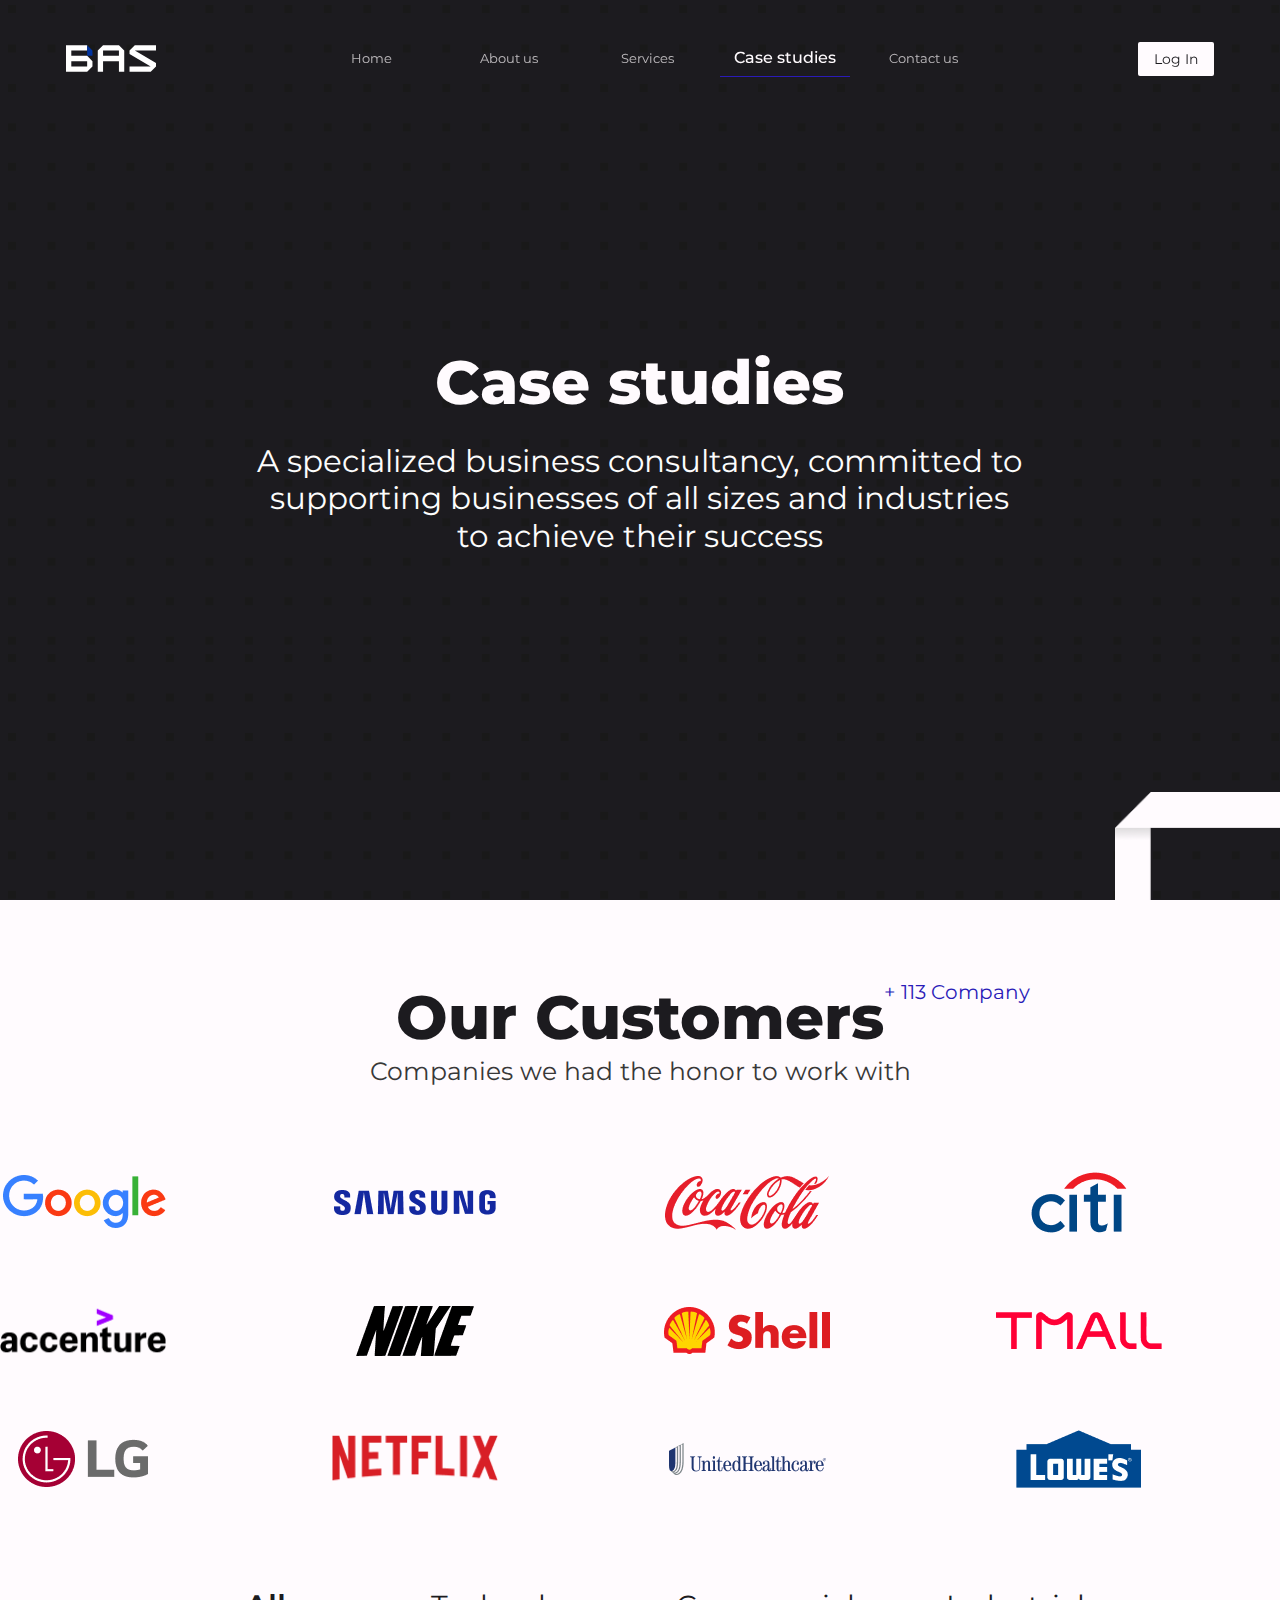
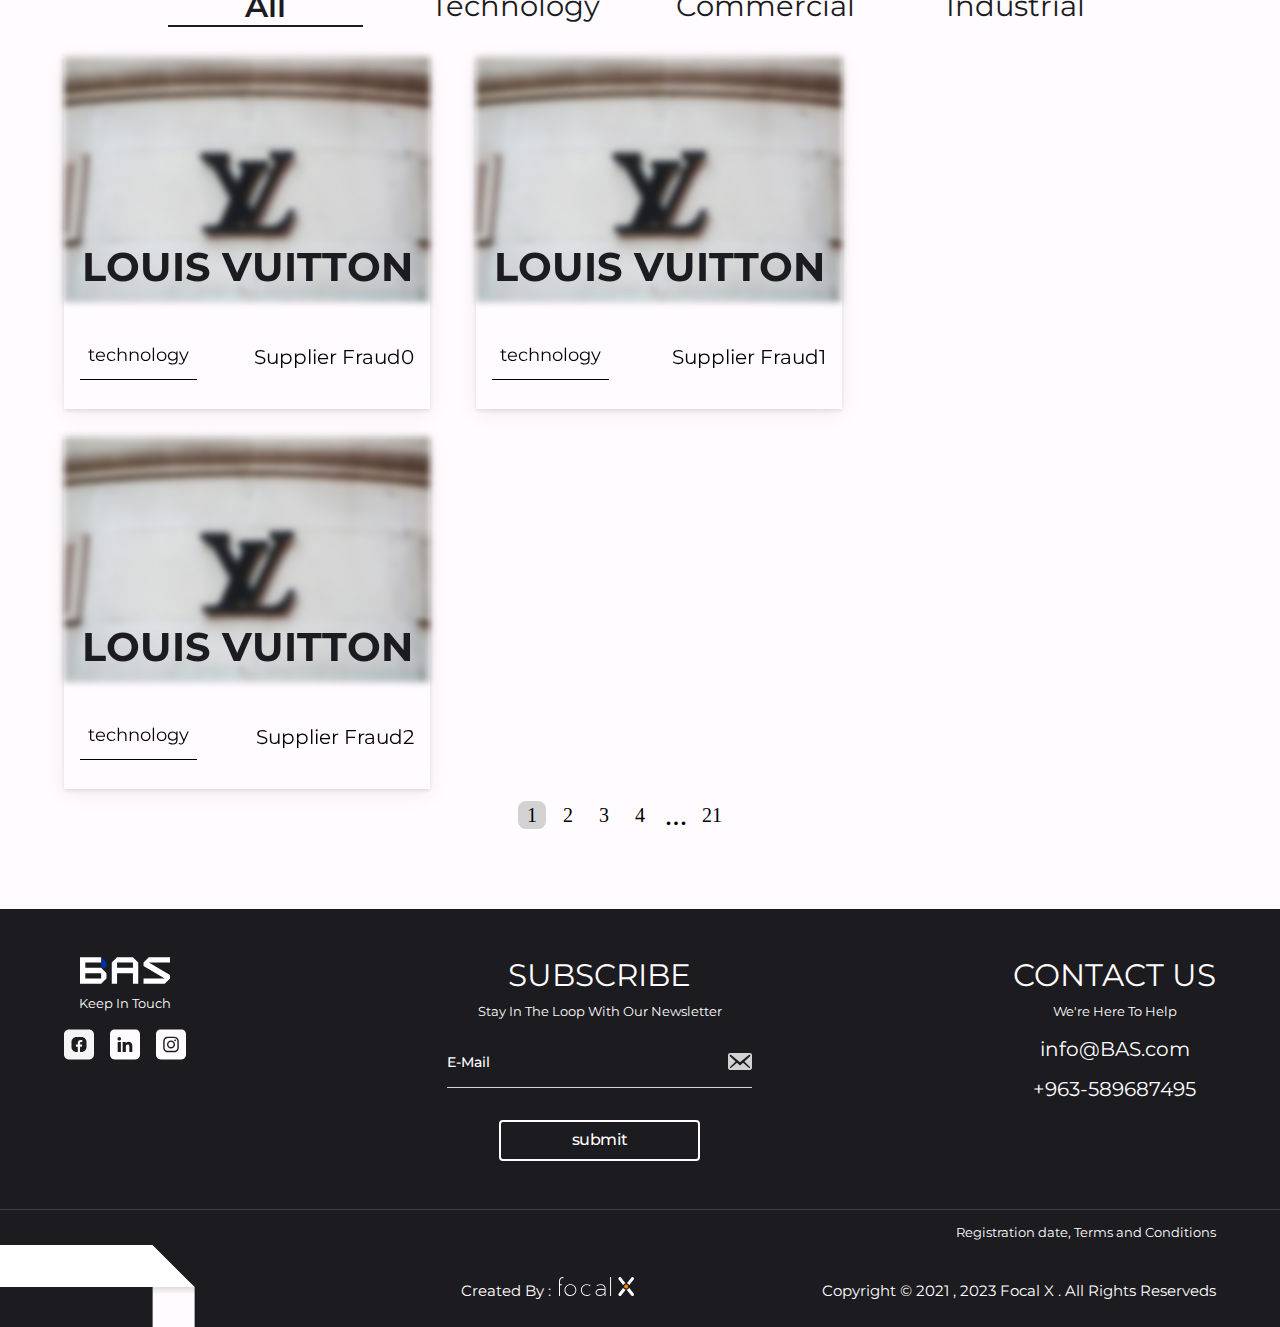
<file: case_studies.html>
<!DOCTYPE html>
<html lang="en">

<head>
  <meta charset="UTF-8">
  <meta name="viewport" content="width=device-width, initial-scale=1.0">

  <link href="https://cdn.jsdelivr.net/npm/bootstrap@5.3.1/dist/css/bootstrap.min.css" rel="stylesheet"
    integrity="sha384-4bw+/aepP/YC94hEpVNVgiZdgIC5+VKNBQNGCHeKRQN+PtmoHDEXuppvnDJzQIu9" crossorigin="anonymous" />

  <link rel="icon" href="./assets/img/logo.svg" type="image/icon type">
  <link rel="stylesheet" href="https://cdnjs.cloudflare.com/ajax/libs/font-awesome/6.4.0/css/all.min.css"
    integrity="sha512-iecdLmaskl7CVkqkXNQ/ZH/XLlvWZOJyj7Yy7tcenmpD1ypASozpmT/E0iPtmFIB46ZmdtAc9eNBvH0H/ZpiBw=="
    crossorigin="anonymous" referrerpolicy="no-referrer" />

  <link rel="stylesheet" href="./assets/css/main.css">
  <link rel="stylesheet" href="./assets/css/style.css">
  <link rel="stylesheet" href="./assets/css/caseStudyHero.css">
  <link rel="stylesheet" href="./assets/css/PartnersSection.css">
  <link rel="stylesheet" href="./assets/css/caseStudySection.css">
  <link rel="stylesheet" href="./assets/css/footer.css">
  <title>BAS</title>
</head>

<body>
  <!-- navBar for larg screen -->
  <div class="header">
    <nav class="rm_navbarLG_container">
      <img src="./assets/img/logo.svg" alt="" class="rm_navbarSM_logo" />
      <ul class="rm_navbarLG_ul">
        <li id="item1" class="rm_navbarLG_ul_li"><a href="index.html">Home</a></li>
        <li id="item2" class="rm_navbarLG_ul_li"><a href="index.html#who-we-are">About us</a></li>
        <li id="item3" class="rm_navbarLG_ul_li"><a href="index.html#FQ-latest-projects">Services</a></li>
        <li id="item4" class="rm_navbarLG_ul_li active"><a href="case_studies.html">Case studies</a></li>
        <li id="item5" class="rm_navbarLG_ul_li"><a href="index.html#section3">Contact us</a></li>
      </ul>
      <a href="login.html"><button class="rm_navbarLG_btn">log in</button></a>
    </nav>
  </div>
  <!-- ************************************************************************************************* -->
  <!-- navBar for small screen -->
  <nav class="navbar rm_navbarSM_container fixed-top">
    <div class="container-fluid">
      <img src="./assets/img/logo.svg" alt="" class="rm_navbarSM_logo" />
      <button class="navbar-toggler rm_navbarSM_btn" type="button" data-bs-toggle="offcanvas"
        data-bs-target="#offcanvasNavbar" aria-controls="offcanvasNavbar" aria-label="Toggle navigation">
        <span class="navbar-toggler-icon"></span>
      </button>
      <div class="offcanvas rm_navbarSM_offcanvas offcanvas-end" tabindex="-1" id="offcanvasNavbar"
        aria-labelledby="offcanvasNavbarLabel">
        <div class="offcanvas-header">
          <img src="./assets/img/logo.svg" alt="" class="rm_navbarSM_logo" />
          <button type="button" class="btn-x" data-bs-dismiss="offcanvas" aria-label="Close">X</button>
        </div>
        <div class="offcanvas-body">
          <ul class="navbar-nav rm_navbarSM_ul">
            <li class="nav-item rm_navbarSM_ul_li">
              <a class="nav-link active2" aria-current="page" href="index.html">Home</a>
            </li>
            <li class="nav-item rm_navbarSM_ul_li">
              <a class="nav-link" href="index.html#who-we-are">About us</a>
            </li>
            <li class="nav-item rm_navbarSM_ul_li">
              <a class="nav-link" href="index.html#FQ-latest-projects">Services</a>
            </li>
            <li class="nav-item rm_navbarSM_ul_li">
              <a class="nav-link" href="case_studies.html">Case studies</a>
            </li>
            <li class="nav-item rm_navbarSM_ul_li">
              <a class="nav-link" href="index.html#section3">Contact us</a>
            </li>
          </ul>
          <div class="rm_navBar_login_group">
            <img src="./assets/img/login.svg" alt="" class="rm_navBar-login" />
            <a href="login.html">
              <p class="rm_navBar_login_text">Log in</p>
            </a>
          </div>
        </div>
      </div>
    </div>
  </nav>

  <!-- Start Hero Section -->
  <div class="JI_caseStudy_hero">
    <div class="JI_caseStudy_hero_intro">
      <h1 class="JI_caseStudy_hero_h1">Case studies</h1>
      <p class="JI_caseStudy_hero_p">A specialized business consultancy, committed to supporting businesses of all sizes
        and industries to achieve their success</p>
      <img class="JI_caseStudy_hero_img" src="./assets/img/heroCourner.png"></img>
    </div>
  </div>
  <!-- End Hero Section -->


  <!-- Start Customers Section -->

  <section class="JI_Partners JI_Customers">
    <div class="JI_main_title">
      <h1 class="JI_main_title_h1">Our Customers</h1>
      <p class="JI_main_title_p">Companies we had the honor to work with</p>
    </div>



    <div class="JI_Partners_slider">

      <div class="JI_Partners_slider_img">
        <img src="./assets/img/google.png" alt="Google logo">
      </div>
      <div class="JI_Partners_slider_img">
        <img src="./assets/img/samsung.png" alt="Samsung logo">
      </div>
      <div class="JI_Partners_slider_img">
        <img src="./assets/img/cocacola.png" alt="Coca-Cola logo">
      </div>
      <div class="JI_Partners_slider_img">
        <img src="./assets/img/citi.png" alt="Citi logo">
      </div>
      <div class="JI_Partners_slider_img">
        <img src="./assets/img/hyundai.png" alt="Hyundai Motor Group logo">
      </div>

      <div class="JI_Partners_slider_img">
        <img src="./assets/img/google.png" alt="Google logo">
      </div>
      <div class="JI_Partners_slider_img">
        <img src="./assets/img/samsung.png" alt="Samsung logo">
      </div>
      <div class="JI_Partners_slider_img">
        <img src="./assets/img/cocacola.png" alt="Coca-Cola logo">
      </div>


      <div class="JI_Partners_slider_img">
        <img src="./assets/img/citi.png" alt="Citi logo">
      </div>
      <div class="JI_Partners_slider_img">
        <img src="./assets/img/hyundai.png" alt="Hyundai Motor Group logo">
      </div>

    </div>



    <div class="JI_Partners_slider">
      <div class="JI_Partners_slider_img">
        <img src="./assets/img/accenture.png" alt="Google logo">
      </div>
      <div class="JI_Partners_slider_img">
        <img src="./assets/img/nike.png" alt="Samsung logo">
      </div>
      <div class="JI_Partners_slider_img">
        <img src="./assets/img/shell.png" alt="Coca-Cola logo">
      </div>
      <div class="JI_Partners_slider_img">
        <img src="./assets/img/tmall.png" alt="Citi logo">
      </div>
      <div class="JI_Partners_slider_img">
        <img src="./assets/img/tiktok.png" alt="Hyundai Motor Group logo">
      </div>

      <div class="JI_Partners_slider_img">
        <img src="./assets/img/accenture.png" alt="Google logo">
      </div>
      <div class="JI_Partners_slider_img">
        <img src="./assets/img/nike.png" alt="Samsung logo">
      </div>
      <div class="JI_Partners_slider_img">
        <img src="./assets/img/shell.png" alt="Coca-Cola logo">
      </div>
      <div class="JI_Partners_slider_img">
        <img src="./assets/img/tmall.png" alt="Citi logo">
      </div>
      <div class="JI_Partners_slider_img">
        <img src="./assets/img/tiktok.png" alt="Hyundai Motor Group logo">
      </div>
    </div>


    <div class="JI_Partners_slider">
      <div class="JI_Partners_slider_img">
        <img src="./assets/img/lg.png" alt="Google logo">
      </div>
      <div class="JI_Partners_slider_img">
        <img src="./assets/img/netflix.png" alt="Samsung logo">
      </div>
      <div class="JI_Partners_slider_img">
        <img src="./assets/img/healthcare.png" alt="Coca-Cola logo">
      </div>
      <div class="JI_Partners_slider_img">
        <img src="./assets/img/lowes.png" alt="Citi logo">
      </div>
      <div class="JI_Partners_slider_img">
        <img src="./assets/img/instagram.png" alt="Hyundai Motor Group logo">
      </div>

      <div class="JI_Partners_slider_img">
        <img src="./assets/img/lg.png" alt="Google logo">
      </div>
      <div class="JI_Partners_slider_img">
        <img src="./assets/img/netflix.png" alt="Samsung logo">
      </div>
      <div class="JI_Partners_slider_img">
        <img src="./assets/img/healthcare.png" alt="Coca-Cola logo">
      </div>
      <div class="JI_Partners_slider_img">
        <img src="./assets/img/lowes.png" alt="Citi logo">
      </div>
      <div class="JI_Partners_slider_img">
        <img src="./assets/img/instagram.png" alt="Hyundai Motor Group logo">
      </div>

    </div>



  </section>
  <!-- End Customers Section -->

  <!-- Start Case Sections -->
  <section class="JI_caseStudy_Section">
    <ul class="JI_caseStudy_Section_categories">
      <li class="JI_caseStudy_Section_categories_first_li">Order By</li>
      <li data-cat="all" class="JI_caseStudy_Section_categories_li active">All</li>
      <li data-cat="technology" class="JI_caseStudy_Section_categories_li">technology</li>
      <li data-cat="commercial" class="JI_caseStudy_Section_categories_li">commercial</li>
      <li data-cat="industrial" class="JI_caseStudy_Section_categories_li">industrial</li>
    </ul>

    <div class="JI_caseStudy_Section_cards_container JI_container">
    </div>


    <div class="JI_caseStudy_Section__indicators">
      <ul class="JI_caseStudy_Section__indicators_ul">
      </ul>
    </div>
  </section>

  <!-- End Case Sections -->


  <!-- Start of footer -->
  <footer>
    <div class="JI_container">

      <div class="JI_footer_box first">
        <div class="JI_footer_box_logo">
          <img src="./assets/img/logo.svg" alt="bas company logo">
        </div>
        <h2 class="JI_footer_box_subtitle">keep in touch</h2>
        <div class="JI_footer_socials">
          <img class="JI_footer_icon" src="./assets/img/facebook.svg" alt="facebook icon">
          <img class="JI_footer_icon" src="./assets/img/linkedin.svg" alt="linkedin icon">
          <img class="JI_footer_icon" src="./assets/img/insta.svg" alt="instagram icon">
        </div>
      </div>

      <div class="JI_footer_box second">
        <h1 class="JI_footer_box_title">SUBSCRIBE</h1>
        <h2 class="JI_footer_box_subtitle">Stay in the loop with our newsletter </h2>
        <form action="" class="JI_footer_form" onsubmit="subscribe(event)">
          <img class="JI_footer_form_mail_icon" src="./assets/img/mail.svg" alt="mail logo">
          <input id="emaill" class="JI_footer_box_email_input" type="email" name="email" placeholder="e-mail">
          <button class="JI_footer_box_submit">submit</button>
        </form>
      </div>

      <div class="JI_footer_box third">
        <h1 class="JI_footer_box_title">contact us</h1>
        <h2 class="JI_footer_box_subtitle">we're here to help</h2>
        <span class="JI_footer_box_for_more">info@BAS.com</span>
        <span class="JI_footer_box_for_more">+963-589687495</span>
      </div>

    </div>
    <div class="JI_footer_end">
      <div class="JI_footer_end_img">
        <img class="JI_footer_end_img_large" src="./assets/img/corner.png" alt="">
        <img class="JI_footer_end_img_mobile" src="./assets/img/flippedcorner.png" alt="">
      </div>
      <p class="JI_footer_end_p">Registration date, Terms and Conditions</p>
    </div>
    <div class="mk-container">
      <div class="logo">
        <span data-tr="footer-End-span">created by : </span>
        <a href="https://focal-x.com/" target="_blank">
          <img src="./assets/img/focal X LOGO.svg" alt="focal X company logo">
        </a>
      </div>
      <p data-tr="footer-End-p" class="Copyright"><span>Copyright &copy; 2021 , 2023 Focal X .</span> <span>All rights reserveds</span></p>
    </div>
  </footer>
  <!-- End of footer -->
  <div class="blur mkblur" style="visibility: hidden;"></div>
  <div id="popUp" class="popUp" style="visibility:hidden;">
    <img src="./assets/img/true.svg" alt="">
    <p class='popUp_text' data-tr="Thank">
      Thank you for trusting us.
    </p>
    <div id="popf">
      <button class="close" id="closePopUp" data-tr="Close">Close</button>
    </div>
  </div>
  <!-- bootstrap -->
  <script src="https://cdn.jsdelivr.net/npm/bootstrap@5.3.1/dist/js/bootstrap.bundle.min.js"
    integrity="sha384-HwwvtgBNo3bZJJLYd8oVXjrBZt8cqVSpeBNS5n7C8IVInixGAoxmnlMuBnhbgrkm"
    crossorigin="anonymous"></script>
  <script src="./assets/js/script.js"></script>
  <script src="./assets/js/caseStudySection.js"></script>
</body>

</html>
</file>
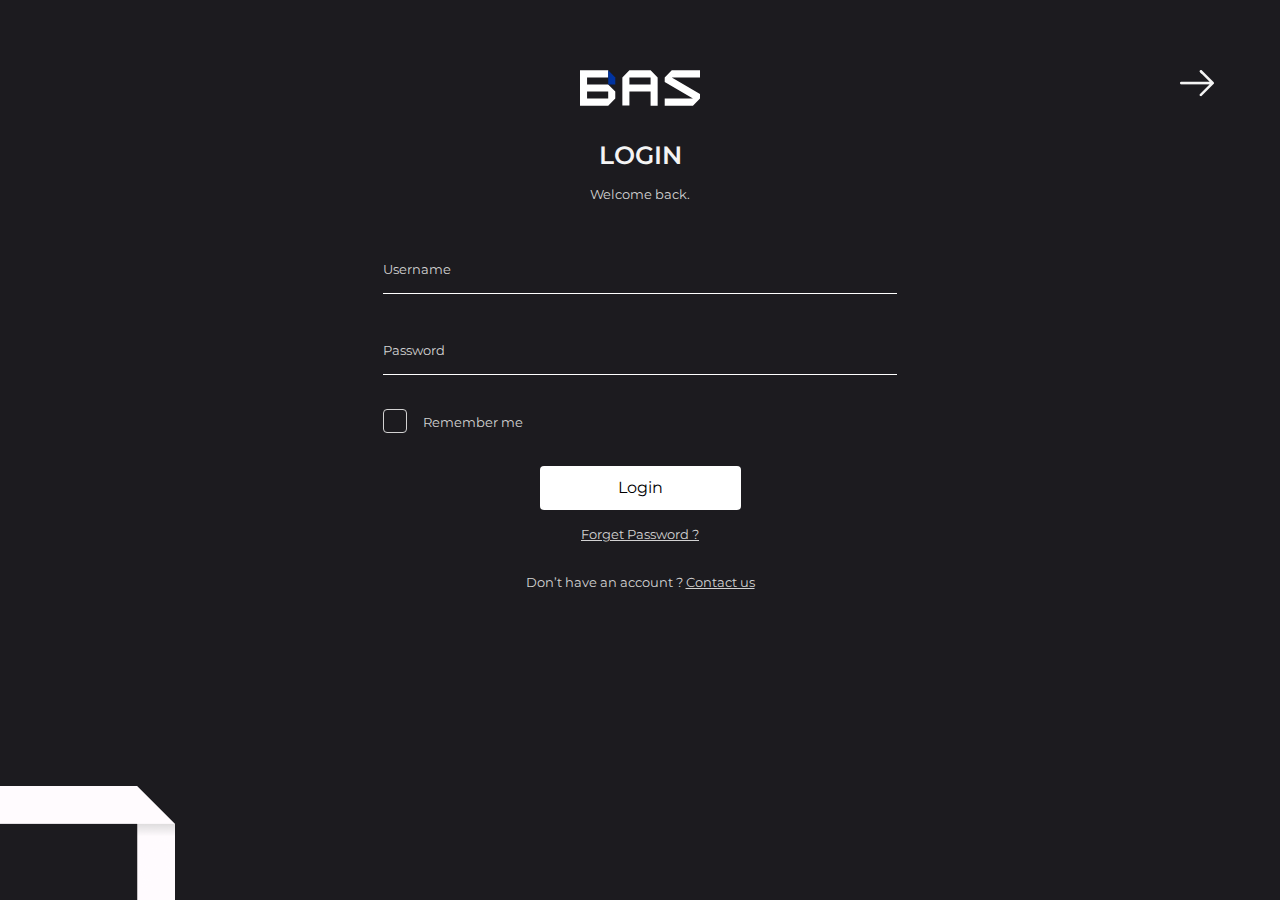
<file: login.html>
<!DOCTYPE html>
<html lang="en">
<head>
    <meta charset="UTF-8">
    <meta name="viewport" content="width=device-width, initial-scale=1.0">
    <link rel="stylesheet" href="./assets/css/login.css">
    <link rel="stylesheet" href="./assets/css/main.css">
    <!-- fonts -->
    <link rel="preconnect" href="https://fonts.googleapis.com" />
    <link rel="preconnect" href="https://fonts.gstatic.com" crossorigin />
    <link
      href="https://fonts.googleapis.com/css2?family=Abril+Fatface&family=Montserrat:wght@500&family=Rubik&family=Sen&family=Tajawal&display=swap"
      rel="stylesheet"
    />
    <link rel="preconnect" href="https://fonts.googleapis.com" />
    <link rel="preconnect" href="https://fonts.gstatic.com" crossorigin />
    <link
      href="https://fonts.googleapis.com/css2?family=Abril+Fatface&family=Montserrat:wght@500;800&family=Rubik&family=Sen&family=Tajawal&display=swap"
      rel="stylesheet"
    />
    <link rel="preconnect" href="https://fonts.googleapis.com" />
    <link rel="preconnect" href="https://fonts.gstatic.com" crossorigin />
    <link
      href="https://fonts.googleapis.com/css2?family=Abril+Fatface&family=Montserrat:ital,wght@0,500;0,800;1,600&family=Rubik&family=Sen&family=Tajawal&display=swap"
      rel="stylesheet"
    />
    <title>Document</title>
</head>
<body>
    <div class="rm_loginContainer ">
        <a href="index.html"><img src="./assets/img/Layer 2.png" class="rm_backIcon" /></a>

        <div class="rm_logCard">
          <img src="./assets/img/logo.svg"  class="rm_logcard_img"/>
          <h5 class="rm_logCard_h5">LOGIN</h5>
          <span class="rm_logCard_span">Welcome back.</span>

          <form onsubmit="login(event)">
            <div class="rm_loginTop">
              <input id="email" type="email" placeholder="Username" name="email" />
              <input  id="pass" type="password" placeholder="Password" name="password" />
            </div>

            <div class="rm_loginBottom">
              <label class="rm_containerr">
                <p>Remember me</p>
                <input id="chec" type="checkbox"  />
                <span class="rm_checkmark"></span>
              </label>

              <div class="rm_loginBtn">
                <button type="submit">Login</button>
                <a href=""  class="rm_text-white"> Forget Password ? </a>
              </div>
            </div>
          </form>

          <span class="rm_account">
            Don’t have an account ?
            <a href="index.html#section3">Contact us</a>
          </span>
        </div>
        <img src="./assets/img/curner.png" class="rm_imgDown d-flex " />
        <img src="./assets/img/botomleft-FQ.png" class="rm_d-none rm_imgDownMob" />
      </div> 
    <script src="./assets/js/login.js"></script>
</body>
</html>
</file>
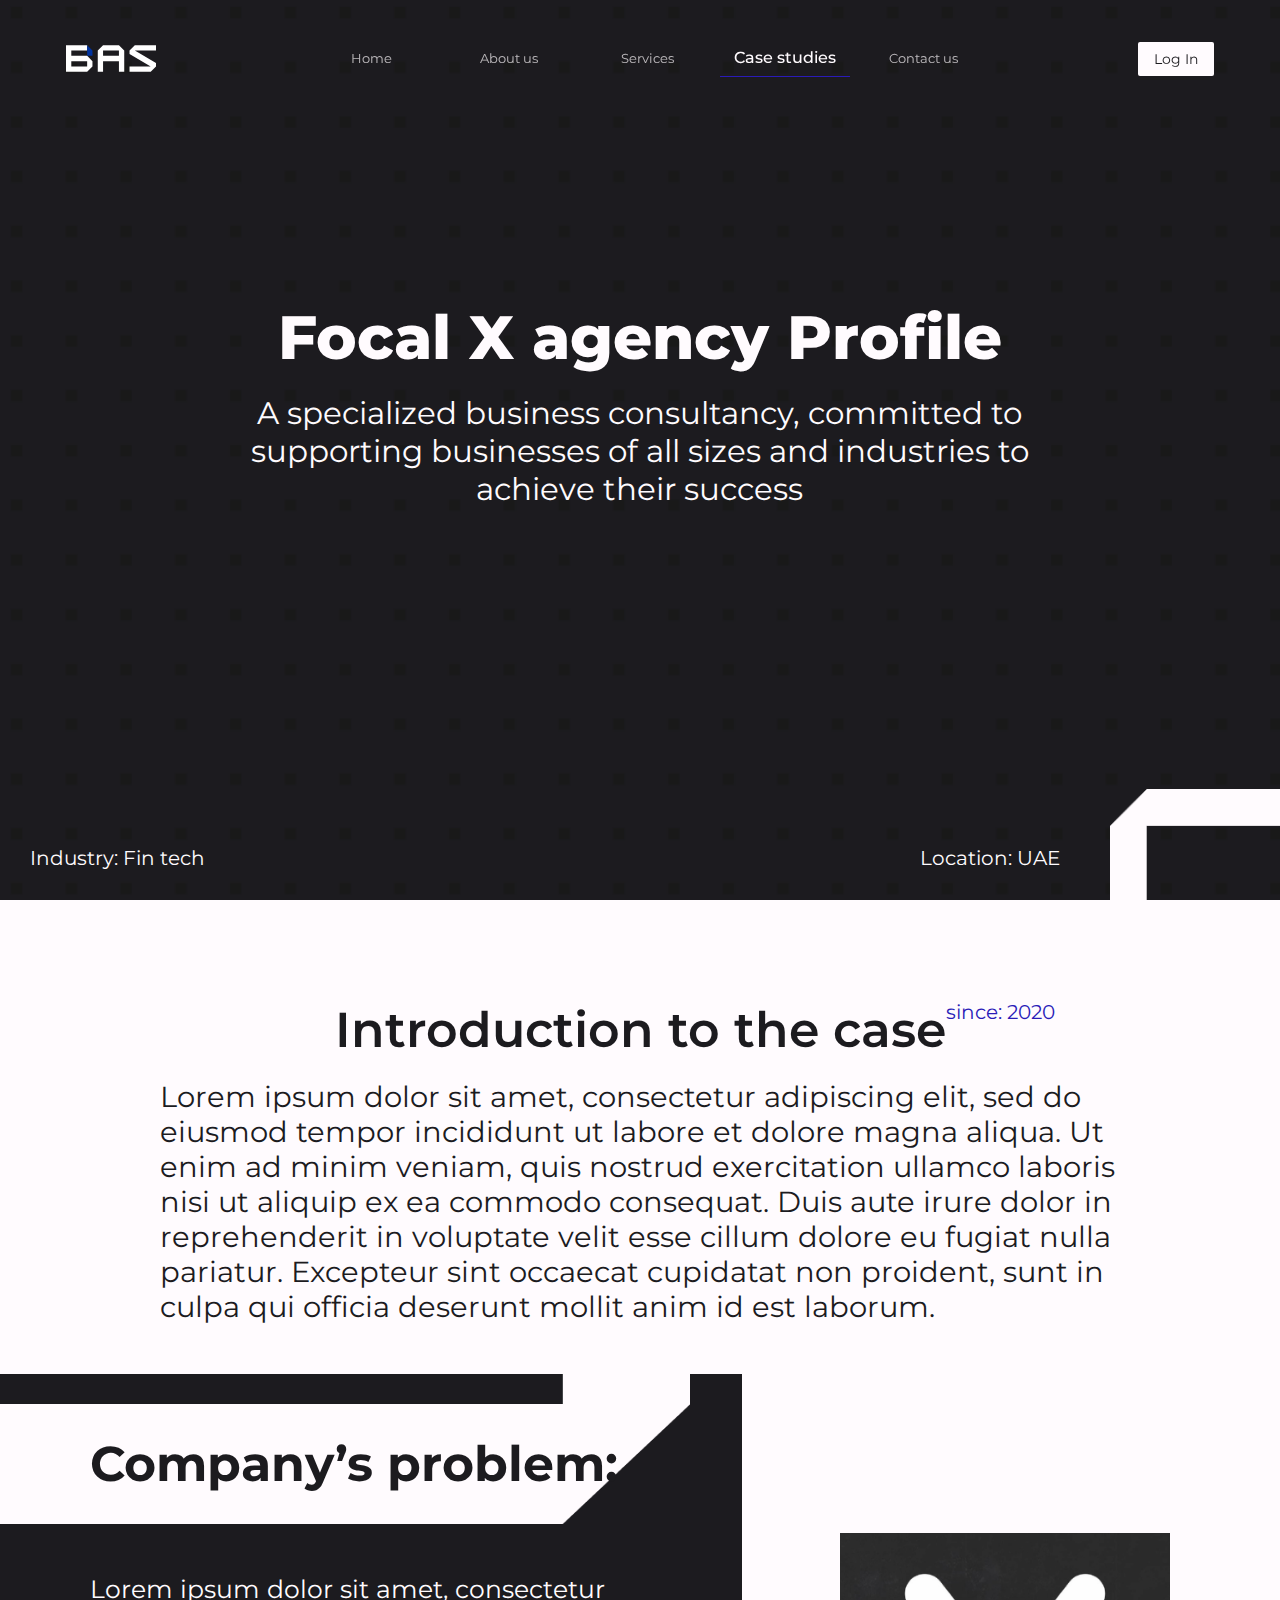
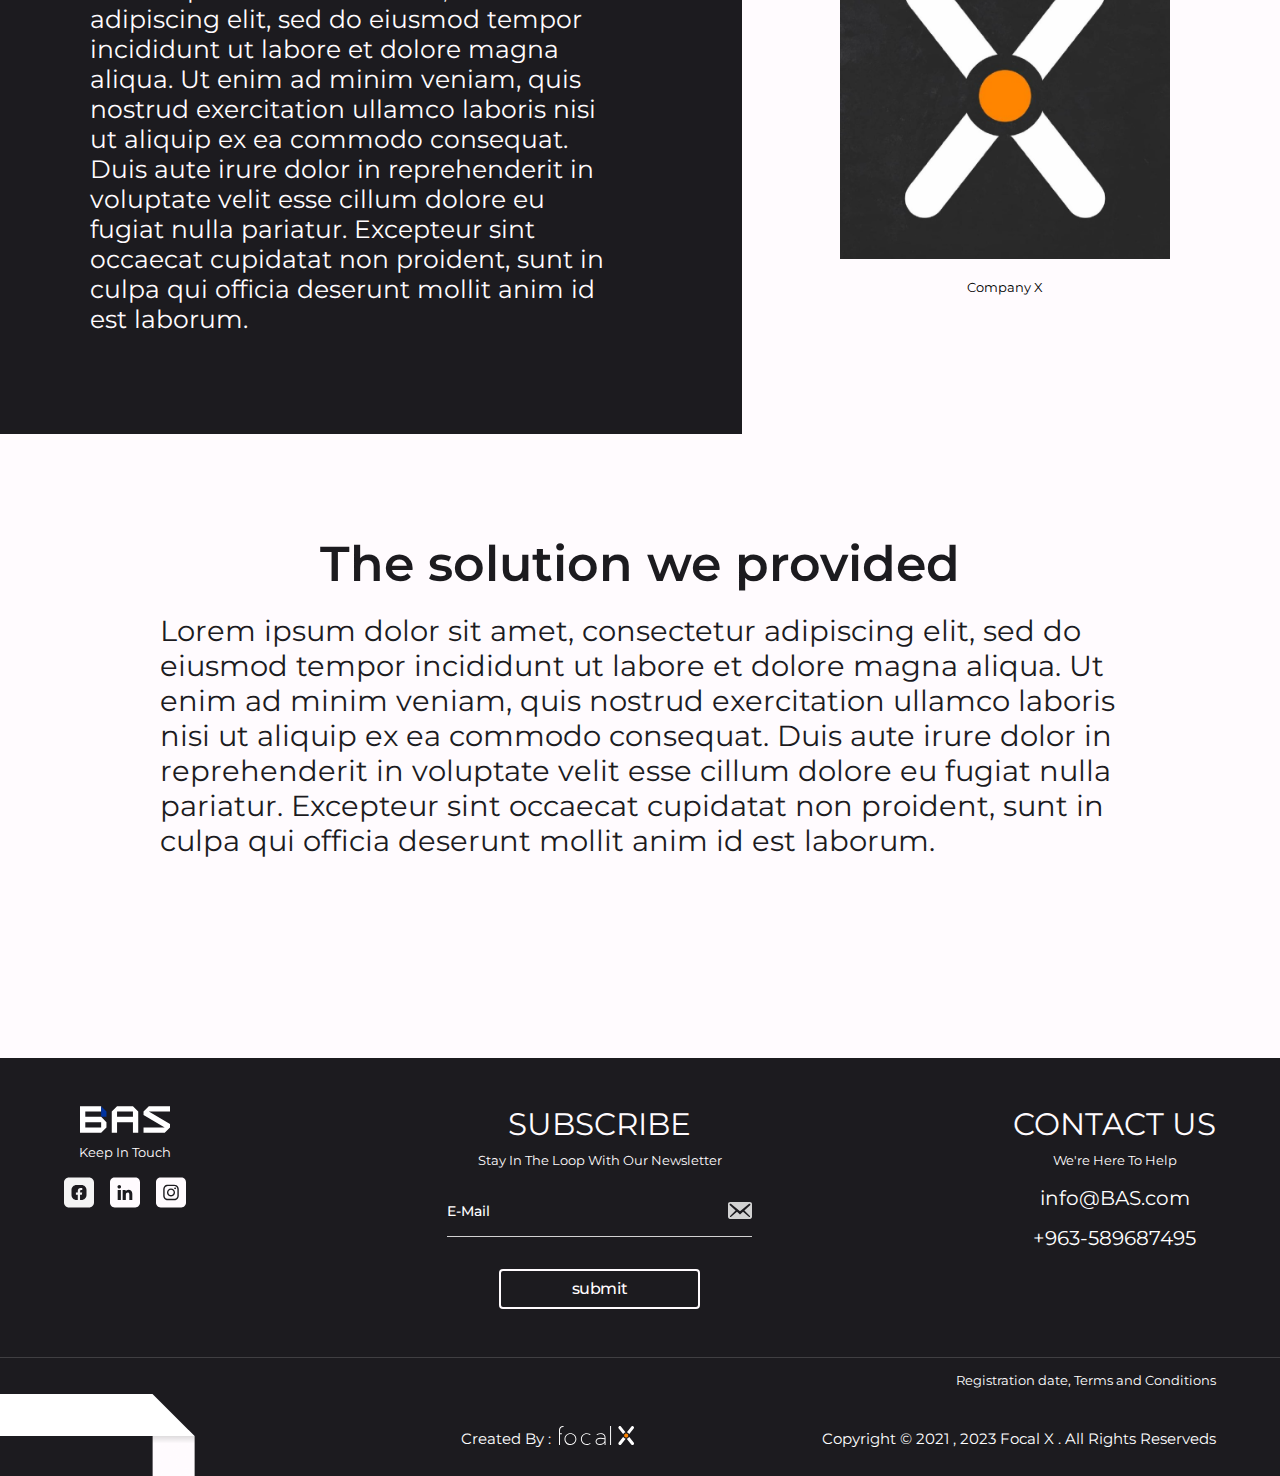
<file: profile.html>
<!DOCTYPE html>
<html lang="en">

<head>
  <meta charset="UTF-8">
  <meta name="viewport" content="width=device-width, initial-scale=1.0">
  <link rel="stylesheet" href="./assets/css/profileStyle.css">
  <link rel="stylesheet" href="./assets/css/main.css">
  <link rel="stylesheet" href="./assets/css/style.css">
  <link rel="stylesheet" href="./assets/css/footer.css">
  <link href="https://cdn.jsdelivr.net/npm/bootstrap@5.3.1/dist/css/bootstrap.min.css" rel="stylesheet"
    integrity="sha384-4bw+/aepP/YC94hEpVNVgiZdgIC5+VKNBQNGCHeKRQN+PtmoHDEXuppvnDJzQIu9" crossorigin="anonymous" />
  <title>Document</title>
</head>

<body>
  <!-- navBar for larg screen -->
  <div class="header">
    <nav class="rm_navbarLG_container">
      <img src="./assets/img/logo.svg" alt="" class="rm_navbarSM_logo" />
      <ul class="rm_navbarLG_ul">
        <li id="item1" class="rm_navbarLG_ul_li"><a href="index.html">Home</a></li>
        <li id="item2" class="rm_navbarLG_ul_li"><a href="index.html#who-we-are">About us</a></li>
        <li id="item3" class="rm_navbarLG_ul_li"><a href="index.html#FQ-latest-projects">Services</a></li>
        <li id="item4" class="rm_navbarLG_ul_li active"><a href="case_studies.html">Case studies</a></li>
        <li id="item5" class="rm_navbarLG_ul_li"><a href="index.html#section3">Contact us</a></li>
      </ul>
      <a href="login.html"><button class="rm_navbarLG_btn">log in</button></a>
    </nav>
  </div>
  <!-- ************************************************************************************************* -->
  <!-- navBar for small screen -->
  <nav class="navbar rm_navbarSM_container fixed-top">
    <div class="container-fluid">
      <img src="./assets/img/logo.svg" alt="" class="rm_navbarSM_logo" />
      <button class="navbar-toggler rm_navbarSM_btn" type="button" data-bs-toggle="offcanvas"
        data-bs-target="#offcanvasNavbar" aria-controls="offcanvasNavbar" aria-label="Toggle navigation">
        <span class="navbar-toggler-icon"></span>
      </button>
      <div class="offcanvas rm_navbarSM_offcanvas offcanvas-end" tabindex="-1" id="offcanvasNavbar"
        aria-labelledby="offcanvasNavbarLabel">
        <div class="offcanvas-header">
          <img src="./assets/img/logo.svg" alt="" class="rm_navbarSM_logo" />
          <button type="button" class="btn-x" data-bs-dismiss="offcanvas" aria-label="Close">X</button>
        </div>
        <div class="offcanvas-body">
          <ul class="navbar-nav rm_navbarSM_ul">
            <li class="nav-item rm_navbarSM_ul_li">
              <a class="nav-link active2" aria-current="page" href="index.html">Home</a>
            </li>
            <li class="nav-item rm_navbarSM_ul_li">
              <a class="nav-link" href="index.html#who-we-are">About us</a>
            </li>
            <li class="nav-item rm_navbarSM_ul_li">
              <a class="nav-link" href="index.html#FQ-latest-projects">Services</a>
            </li>
            <li class="nav-item rm_navbarSM_ul_li">
              <a class="nav-link" href="case_studies.html">Case studies</a>
            </li>
            <li class="nav-item rm_navbarSM_ul_li">
              <a class="nav-link" href="index.html#section3">Contact us</a>
            </li>
          </ul>
          <div class="rm_navBar_login_group">
            <img src="./assets/img/login.svg" alt="" class="rm_navBar-login" />
            <a href="login.html">
              <p class="rm_navBar_login_text">Log in</p>
            </a>
          </div>
        </div>
      </div>
    </div>
  </nav>

  <section class="FQ-hero-profile">
    <div class="FQ-profile-title">
      <h1>Focal X agency Profile</h1>
      <p>A specialized business consultancy, committed to supporting businesses of all sizes and industries to achieve
        their success</p>
    </div>
    <div class="FQ-bottom-hero">
      <span class="left-side-fq">Industry:
        Fin tech</span>
      <span class="right-side-fq">Location:
        UAE</span>
    </div>
    <div class="FQ-bottom-right-hero-profile">
      <img src="./assets/img/botomleft-FQ.png" alt="victor-icon">
    </div>
  </section>
  <section class="FQ-profile-caseSolution">
    <div class="FQ-introduction">
      <h2>
        Introduction to the case
      </h2>
      <p>
        Lorem ipsum dolor sit amet, consectetur adipiscing elit, sed do eiusmod tempor incididunt ut labore et dolore
        magna aliqua. Ut enim ad minim veniam, quis nostrud exercitation ullamco laboris nisi ut aliquip ex ea commodo
        consequat. Duis aute irure dolor in reprehenderit in voluptate velit esse cillum dolore eu fugiat nulla
        pariatur. Excepteur sint occaecat cupidatat non proident, sunt in culpa qui officia deserunt mollit anim id est
        laborum.
      </p>
    </div>
    <div class="FQ-introduction-photo">
      <div class="FQ-box-left-bottom">
        <img src="./assets/img/Vector.png" alt="Vector-icon">
        <h3>Company’s problem:</h3>
        <p>Lorem ipsum dolor sit amet, consectetur adipiscing elit, sed do eiusmod tempor incididunt ut labore et dolore
          magna aliqua. Ut enim ad minim veniam, quis nostrud exercitation ullamco laboris nisi ut aliquip ex ea commodo
          consequat. Duis aute irure dolor in reprehenderit in voluptate velit esse cillum dolore eu fugiat nulla
          pariatur. Excepteur sint occaecat cupidatat non proident, sunt in culpa qui officia deserunt mollit anim id
          est laborum.</p>
      </div>
      <div class="FQ-photo-right-top">
        <img src="./assets/img/focal-x-logo.png" alt="focal-x-logo">
        <span>Company X</span>
      </div>
    </div>
    <div class="FQ-solution">
      <h2>
        The solution we provided
      </h2>
      <p>
        Lorem ipsum dolor sit amet, consectetur adipiscing elit, sed do eiusmod tempor incididunt ut labore et dolore
        magna aliqua. Ut enim ad minim veniam, quis nostrud exercitation ullamco laboris nisi ut aliquip ex ea commodo
        consequat. Duis aute irure dolor in reprehenderit in voluptate velit esse cillum dolore eu fugiat nulla
        pariatur. Excepteur sint occaecat cupidatat non proident, sunt in culpa qui officia deserunt mollit anim id est
        laborum.
      </p>
    </div>
  </section>

  <!-- Start of footer -->
  <footer>
    <div class="JI_container">

      <div class="JI_footer_box first">
        <div class="JI_footer_box_logo">
          <img src="./assets/img/logo.svg" alt="bas company logo">
        </div>
        <h2 class="JI_footer_box_subtitle">keep in touch</h2>
        <div class="JI_footer_socials">
          <img class="JI_footer_icon" src="./assets/img/facebook.svg" alt="facebook icon">
          <img class="JI_footer_icon" src="./assets/img/linkedin.svg" alt="linkedin icon">
          <img class="JI_footer_icon" src="./assets/img/insta.svg" alt="instagram icon">
        </div>
      </div>

      <div class="JI_footer_box second">
        <h1 class="JI_footer_box_title">SUBSCRIBE</h1>
        <h2 class="JI_footer_box_subtitle">Stay in the loop with our newsletter </h2>
        <form action="" class="JI_footer_form" onsubmit="subscribe(event)">
          <img class="JI_footer_form_mail_icon" src="./assets/img/mail.svg" alt="mail logo">
          <input id="emaill" class="JI_footer_box_email_input" type="email" name="email" placeholder="e-mail">
          <button class="JI_footer_box_submit">submit</button>
        </form>
      </div>

      <div class="JI_footer_box third">
        <h1 class="JI_footer_box_title">contact us</h1>
        <h2 class="JI_footer_box_subtitle">we're here to help</h2>
        <span class="JI_footer_box_for_more">info@BAS.com</span>
        <span class="JI_footer_box_for_more">+963-589687495</span>
      </div>

    </div>
    <div class="JI_footer_end">
      <div class="JI_footer_end_img">
        <img class="JI_footer_end_img_large" src="./assets/img/corner.png" alt="">
        <img class="JI_footer_end_img_mobile" src="./assets/img/flippedcorner.png" alt="">
      </div>
      <p class="JI_footer_end_p">Registration date, Terms and Conditions</p>
    </div>
    <div class="mk-container">
      <div class="logo">
        <span data-tr="footer-End-span">created by : </span>
        <a href="https://focal-x.com/" target="_blank">
          <img src="./assets/img/focal X LOGO.svg" alt="focal X company logo">
        </a>
      </div>
      <p data-tr="footer-End-p" class="Copyright"><span>Copyright &copy; 2021 , 2023 Focal X .</span> <span>All rights reserveds</span></p>
    </div>
  </footer>
  <!-- End of footer -->

  <div class="blur mkblur" style="visibility: hidden;"></div>
  <div id="popUp" class="popUp" style="visibility:hidden;">
    <img src="./assets/img/true.svg" alt="">
    <p class='popUp_text' data-tr="Thank">
      Thank you for trusting us.
    </p>
    <div id="popf">
      <button class="close" id="closePopUp" data-tr="Close">Close</button>
    </div>
  </div>





  <!-- bootstrap -->
  <script src="https://cdn.jsdelivr.net/npm/bootstrap@5.3.1/dist/js/bootstrap.bundle.min.js"
    integrity="sha384-HwwvtgBNo3bZJJLYd8oVXjrBZt8cqVSpeBNS5n7C8IVInixGAoxmnlMuBnhbgrkm"
    crossorigin="anonymous"></script>
  <script src="./assets/js/script.js"></script>
</body>

</html>
</file>
<file: assets/css/main.css>
/* Font import */
@import url('https://fonts.googleapis.com/css2?family=Montserrat:wght@300;400;500;700;800&display=swap');

:root {
  --black : #1C1B1F;
  --Dark-grey : #383838;
  --dark-grey : #383838;
  --Dark-grey2 : #383838b8;
  --primaray  : #2A1BB8 ;
  --primary  : #2A1BB8 ;
  --white : #FFFBFE;
  --white2 : #F4F4F4;
  --white3 : #FDFDFD;
  --light-grey : #A7A7A7;
  --Light-brown : #a52a2a;
  --main-delay : .5s;
  --indicators-color : #d2d2d2;

  --width : 33.2rem;
  --gap: 9.2240117%;


  --font-wx1   : 300;
  --font-wx2   : 400;
  --font-wx3   : 500;
  --font-wx4   : 600;
  --font-wx5   : 700;
  --font-wx6   : 800;

  --font-family: 'Montserrat';
  --font-family-2: 'Sans-serif';

}

* {
    padding: 0;
    margin: 0;
    box-sizing: border-box;
    font-family: 'Montserrat', sans-serif;
    font-size: 62.5%;
    /* outline: 1px solid red; */
  }
  
  body {
    background-color: #FFFBFE;
    scroll-behavior: smooth;
    overflow-x: hidden;
  }



  .JI_container {
    width: 90%;
    margin: 0 auto;
  }

.JI_main_title {
  display: flex;
  flex-direction: column;
  align-items: center;
  margin-top: 8rem;
  margin-bottom: 6.8rem;
}
.JI_main_title .JI_main_title_h1 {
  color: var(--black);
  font-size: 6.1rem;
  font-weight: 800;
  position: relative;
  text-transform: capitalize;
}
.JI_main_title .JI_main_title_h1::after {
  position: absolute;
  color: var(--primaray);
  font-size: 2rem;
  font-weight: 400;
  text-transform: capitalize;
  width: max-content;
}
.JI_main_title .JI_main_title_p {
  color: var(--dark-grey);
  font-size: 2.5rem;
  font-weight: 400;
  line-height: 34px;
  text-align: center;
}


@media (max-width : 992px) {
  :root {
    --width : 14.18rem;
    --gap : 8.3%; 
  }
  .JI_main_title {
    margin-bottom: 2.4rem;
  }
  .JI_main_title .JI_main_title_h1 {
    font-size: 2.4rem;
  }
  .JI_main_title .JI_main_title_h1::after {
    font-size: 0.8rem;
  }
  .JI_main_title .JI_main_title_p {
    color: var(--dark-grey);
    font-size: 1.2rem;
    line-height: normal;
  }
}
</file>
<file: assets/css/style.css>
.rm_navbarSM_container,
.navbar {
  display: none !important;
}

/* larg screen navBar */
.rm_navbarLG_container {
  width: 100% !important;
  height: 117px;
  padding: 40px 5.1244%;
  position: fixed;
  z-index: 111111111111111;
  display: flex;
  align-items: center;
  justify-content: space-between;
  flex-shrink: 0;
  background-color: transparent;
  transition: background-color 0.4s ease-in-out;
}

.scrolled {
  background-color: var(--black, #1c1b1f);
  /*  opacity: 0.98; */
}

.rm_navbarLG_ul {
  display: flex;
  justify-content: center;
  align-items: center;
  gap: 8px;
  list-style: none;
  margin-bottom: 0;
}

.rm_navbarLG_ul_li  a{
  color: #FFFBFE;
  font-size: 13px;
  font-weight: 400;
  line-height: 141.4%;
  opacity: 0.7;
}

.rm_navbarSM_ul_li {
  font-size: 1.6rem;
  font-style: normal;
  font-weight: 500;
  line-height: 131%;
  letter-spacing: -0.48px;
}

.rm_navbarLG_ul .active a{
  font-size: 16px;
  color: var(--White, #FFFBFE);
  opacity: 1;
  font-weight: 500;
}

.rm_navbarLG_ul_li{
  width: 130px;
  height: 37px;
  display: flex;
  justify-content: center;
  align-items: center;

}

.rm_navbarLG_ul .active{
  border-bottom: 1px solid var(--primary, #2a1bb8);
}

/* .rm_navbarLG_ul_li a {
  text-decoration: none;
  color: var(--white, #fffbfe);
  opacity: 0.7;
} */

.rm_navbarLG_btn {
  display: flex;
  padding: 8px 16px;
  align-items: flex-start;
  gap: 10px;
  font-size: 1.4rem;
  border-radius: 2px;
  border: none;
  background: var(--white, #fffbfe);
  color: var(--black, #1c1b1f);
  text-transform: capitalize;
}

a {
  text-decoration: none !important;
}

/* ************************************** */
/* hero style */
.rm_Hero_container {
  background-image: url(./../img/welcome\ background.png);
  background-repeat: no-repeat;
  background-size: cover;
  background-position: bottom;
  width: 100%;
  height: 649px;
  padding-top: 117px;
  color: var(--white, #fffbfe);
  font-style: normal;
  line-height: normal;
  flex-shrink: 0;
}

.rm_Hero_container_p {
  text-shadow: 0px 4px 4px rgba(0, 0, 0, 0.25);
  font-size: 6.1rem;
  font-weight: 800;
  text-align: start;
  margin: 130px auto auto 11.7%;
}

.rm_Hero_container_p2 {
  font-size: 4rem;
  font-weight: 300;
  letter-spacing: 8px;
  text-transform: capitalize;
  text-align: start;
  margin: 31px auto auto 11.7%;
  opacity: 0.7;
}

/* *********************************************************** */
/* what we do style */
.rm_whatwedo_container {
  width: 100%;
  margin: 80px auto;
  text-align: center;
  color: var(--black, #1c1b1f);
}

.rm_whatwedo_container_p1 {
  font-size: 6.1rem;
  font-weight: 800;
  margin-bottom: 0;
  line-height: 75px;
}

.rm_whatwedo_container_p2 {
  width: 922px;
  font-size: 2.5rem;
  font-weight: 400;
  line-height: 34px;
  margin: auto;
  color: var(--Dark-grey, #383838);
  margin-bottom: 68px;
}

.rm_cards_container {
  background-color: #fff;
  width: 1114px;
  height: 372px;
  margin: 0 auto;
  overflow-x: hidden;
  display: flex;
  box-shadow: 0px 1.8785834312438965px 3.757166862487793px 0px rgba(0, 0, 0, 0.15),
    0px 3.757166862487793px 23.4822940826416px 2.8178751468658447px rgba(0, 0, 0, 0.1);
  /*      position: absolute;
      left: 0;
      pointer-events: none; */
}

.rm_slider {
  width: 1114px;
  position: relative;
  margin: 0 auto;
}

.rm_whatwedo_container_cards {
  width: 1114px;
  height: 366px;
  flex-shrink: 0;
  background: #fff;
  margin: 0 auto;
  display: flex;
  align-items: center;
  justify-content: space-evenly;
  margin: 3px;
  position: relative;
}

.rm_whatwedo_container_card,
.rm_whatwedo_container_card3 {
  display: flex;
  width: 300px;
  height: 306px;
  flex-direction: column;
  align-items: center;
  gap: 22px;
  flex-shrink: 0;
}

.rm_whatwedo_container_card3 {
  border: none;
}

.rm_whatwedo_card_img {
  width: 114px;
  height: 114px;
}

.rm_whatwedo_card_img3 {
  width: 72.994px;
  height: 95.978px;
  margin-bottom: 17px;
}

.rm_whatwedo_card_img5 {
  width: 99.485px;
  height: 85.916px;
  margin-bottom: 16px;
}

.rm_whatwedo_card_h2 {
  font-size: 3.6632rem;
  font-weight: 600;
  text-transform: capitalize;
  width: 314px;
  margin-bottom: 0;
}

.rm_whatwedo_card_p {
  width: 300.573px;
  text-align: center;
  font-size: 1.3rem;
  font-weight: 400;
  line-height: 141.4%;
  margin-bottom: 0;
}

.rm_higt {
  width: 1.879px;
  height: 273.334px;
  flex-shrink: 0;
  background: #d9d9d9;
}

/* dots style */
.rm_dots {
  margin: 24px auto;
  display: flex;
  justify-content: center;
  align-items: center;
  gap: 18px;
}

.rm_dot1,
.rm_dot2 {
  width: 13px;
  height: 13px;
  border-radius: 50%;
  background-color: #d2d2d2;
  cursor: pointer;
  position: relative;
}

.rm_dots_active {
  width: 23px;
  height: 23px;
  border-radius: 50%;
  border: 1px solid var(--primary, #2a1bb8);
  padding: 2px;
  background-color: #d2d2d2;
  position: relative;
}

.rm_dots_active::before {
  font-family: 'slick';
  font-size: 46px;
  line-height: 20px;
  position: absolute;
  top: 0.8px;
  left: 2.7px;
  width: 13px;
  height: 13px;
  content: '•';
  text-align: center;
  -webkit-font-smoothing: antialiased;
  -moz-osx-font-smoothing: grayscale;
  color: var(--primary, #2a1bb8);
}

.rm_whatwedo_small,
.rm_whatwedo_containermd {
  display: none;
}

/* ////////////////////////////////////////////////////////////////////////////////////////////////////////////////// */
/* start who-we-are page */
.FQ-Who-we .FQ-title-who-we-are {
  width: 90%;
  margin: 100px auto;
  text-align: center;
  z-index: -1 !important;
}

.FQ-Who-we .FQ-title-who-we-are .FQ-title {
  font-size: 6.5rem;
  margin: 0 auto 3rem auto;
  color: var(--white);
  font-weight: var(--font-wx4);
  font-family: var(--font-family);
}

.FQ-Who-we .FQ-title-who-we-are .FQ-desc {
  width: 65%;
  margin: 0 auto;
  font-size: 3.1rem;
  color: var(--white);
  font-weight: var(--font-wx2);
  font-family: var(--font-family);
}
.FQ-Who-we .FQ-title-who-we-are .FQ-desc span{
  display: inline-block;
  width: max-content;
  font-size: 3.1rem;
}

.FQ-Who-we .FQ-3cards {
  width: 54.1%;
  margin: 0 auto;
}

.FQ-Who-we .FQ-3cards .FQ-cardes1 {
  max-width: 738px;
  margin: 0 auto;
  padding: 6rem 4rem 5.5rem 6rem;
  position: relative;
  margin-bottom: 3rem;
  box-shadow: 0px 2px 4px 0px rgba(0, 0, 0, 0.2), 0px 4px 21px 6px rgba(0, 0, 0, 0.069);
  background-color: var(--white);
}

.FQ-Who-we .FQ-3cards .FQ-cardes1 .FQ-top-left {
  position: absolute;
  top: 1rem;
  left: 0.5rem;
  font-size: 4.8rem;
  color: var(--light-grey);
}

.FQ-Who-we .FQ-3cards .FQ-cardes1 .FQ-desc1 {
  font-size: 3.1rem;
  color: var(--black);
}

/* end who-we-are page */
/* ///////////////////////////////////////////////////////////////////////////////////////// */
/* end latest-projects page */
.FQ-latest-projects {
  margin-top: 100px;
  font-family: var(--font-family);
}

.FQ-latest-projects .FQ-title-latest-projects {
  width: max-content;
  margin: 70px auto;
  text-align: center;


}

.FQ-latest-projects .FQ-title-latest-projects h1 {
  font-size: 6.5rem;

}

.FQ-latest-projects .FQ-title-latest-projects p {
  font-size: 2.5rem;
}


.FQ-latest-projects .FQ-slide {
  overflow: hidden;
}

.FQ-latest-projects .FQ-slide .FQ-slider {
  width: 200vw;
  height: 74.9rem;
  position: relative !important;
  overflow: hidden;
  display: flex;
}

.FQ-latest-projects .FQ-slide .FQ-slider .sun1 {
  width: 100vw;
  height: 74.9rem;
  position: relative !important;
  transition: 1s;
}

.FQ-latest-projects .FQ-slide .FQ-slider .sun1.active_One {
  transform: translateX(-100vw);
}

.FQ-latest-projects .FQ-slide .FQ-slider .sun2 {
  width: 100vw;
  height: 74.9rem;
  position: relative !important;
  transition: 1s;
}

.FQ-latest-projects .FQ-slide .FQ-slider .sun2.active_Tow {
  transform: translateX(-100vw);
}

.slide-FQ {
  width: 100%;
  height: 100%;
  position: absolute;
  opacity: 1;
  transition: .7s;
  font-size: 5rem;
  display: flex;
}

.FQ-latest-projects {
  position: relative;
}

.FQ-latest-projects .FQ-slide {
  width: 100%;
  position: relative;
}

.FQ-latest-projects .FQ-slide .FQ-slider .slide-FQ .FQ-card-desc {
  padding: 4rem 5% 12% 5% !important;
  width: 56%;
  height: max-content;
  background-color: var(--black);
  color: var(--white);
  position: relative;
}

.FQ-latest-projects .FQ-slide .FQ-slider .slide-FQ .FQ-card-desc .FQ-title-of h2 {
  font-size: 5rem;
  color: var(--black);
  font-weight: var(--font-wx4);
  position: relative;
  z-index: 11;
  margin-bottom: .3rem;
}

.FQ-latest-projects .FQ-slide .FQ-slider .slide-FQ .FQ-card-desc .FQ-title-of span {
  font-size: 2rem;
  position: relative;
  color: var(--black);
  font-weight: var(--font-wx2);
}

.FQ-latest-projects .FQ-slide .FQ-slider .slide-FQ .FQ-card-desc p {
  font-size: 2.5rem;
  margin-top: 10%;
  font-weight: var(--font-wx2);
}

.FQ-latest-projects .FQ-slide .FQ-slider .slide-FQ .FQ-card-desc img {
  width: 95%;
  height: 15rem;
  position: absolute;
  top: 0;
  left: 0;
}

.FQ-latest-projects .FQ-slide .FQ-slider .slide-FQ .FQ-card-desc img {
  width: 95%;
  height: 15rem;
  position: absolute;
  top: 0;
  left: 0;
}

.FQ-latest-projects .FQ-slide .FQ-slider .slide-FQ .FQ-img-descrip

/*////////*/
  {
  width: 39.5rem;
  margin: auto;
}

.FQ-latest-projects .FQ-slide .FQ-slider .slide-FQ .FQ-img-descrip img {
  width: 100%;
}

.FQ-latest-projects .FQ-slide .FQ-slider .slide-FQ .FQ-card-desc .FQ-bottom-card-desc {
  display: flex;
  width: 100%;
  justify-content: space-between;
  margin-top: 7rem;
}

.FQ-latest-projects .FQ-slide .FQ-slider .slide-FQ .FQ-card-desc .FQ-bottom-card-desc h3 {
  font-size: 2.5rem;
  font-weight: var(--font-wx2);
}

.FQ-latest-projects .FQ-slide .FQ-slider .slide-FQ .FQ-card-desc .FQ-bottom-card-desc div a {
  font-size: 2.5rem;
  border-bottom: 1px solid var(--white);
  font-weight: var(--font-wx2);
  margin-top: 1rem;
  padding-bottom: 1rem;
  margin-right: .4rem;
  cursor: pointer;
  color: rgb(255, 251, 254);
}


.FQ-buttons {
  width: 5rem;
  display: flex;
  justify-content: space-between;
  align-items: center;
  margin: 2rem;
  position: absolute;
  bottom: 8% !important;
  right: 19.6%;
}

.FQ-buttons .btn {
  background-color: gray;
  width: 1.5rem;
  height: 1.5rem;
  border-radius: 50%;
  padding: .7rem;
  border: none;
  cursor: pointer;
}

.btn-activet {
  background-color: blue !important;
  width: 1rem;
  height: 1rem;
  border: .35rem solid white !important;
  outline: 2px solid blue !important;
  cursor: pointer;
}

.FQ-bottom-card-desc img {
  display: none;
}

.FQ-BTN-allProject {
  width: 60%;
  margin: 0 auto;
  display: none;
}

.FQ-BTN-allProject button {
  width: 100%;
  background-color: var(--black);
  color: var(--white);
  font-family: var(--font-family);
  font-size: 1.6rem;
  padding: .8rem;
}

/* end latest-projects page */
.whoweare {
  position: relative;
}

.FQ-blackback {
  width: 100%;
  background-color: var(--black);
  height: 1240px;
  position: absolute;
  top: -275px;
  z-index: -15;
}

/* ////////////////////////////////////////////////////////////////////////////////////////////////////////////////// */
/* reviews style */

.popUp{
  position: fixed;
  top: 50%;
  left: 50%;
  transform: translate(-50%,-50%);
  z-index: 111111111111113;
  width: 450px;
  padding: 30px;
  height: 294px;
  background-color: #fff;
  color: #000;
  display: flex;
  justify-content: space-evenly;
  align-items: center;
  flex-direction: column;
  border-radius: 27px;
  font-family: 'Montserrat', sans-serif;
}
.blur{
  position: fixed;
  top: 0;
  left: 0;
  z-index: 111111111111113;
  width: 100vw;
  height: 100vh;
  background-color: rgba(0, 0, 0, 0.8);
  filter: blur(3px);
}
.popUp img{
  width: 69px;
  height: 69px;
}
.popUp p{
  text-align: center;
  font-weight: 500;
  font-size: 3rem;
  line-height: 183.4%;
  width: 100%;
  margin: 0;
}
.popUp div{
  display: flex;
  justify-content: center;
  align-items: flex-end;
  column-gap: 13px;
}
.popUp div .close{
  background-color:  var(--black, #1c1b1f);
  color: #fff;
  font-size: 2.348rem;
  font-weight: 700;
  width: 175px;
  height: 53px;
  border: none;
  border-radius: 13px;
  cursor: pointer;
}
.popUp div a{
  color: #FF8500;
  font-weight: 500;
  font-size: 1.119rem;
  padding-bottom: 0.5rem;

}

/* ////////////////////////////////////////////////////////////// */
/* faqs style */
/* ////////////////////////////////////////////////////////////// */
/* partners style */
/* ////////////////////////////////////////////////////////////// */
/* footer style */

/* ////////////////////////////////////////////////////////////////////////////////////////////////////////////////// */
/* ////////////////////////////////////////////////////////////////////////////////////////////////////////////////// */
/* ////////////////////////////////////////////////////////////////////////////////////////////////////////////////// */
/* responsive */
@media screen and (max-width: 1200px) and (min-width:600px) {
  .rm_Hero_container {
    background-image: url(./../img/welcome\ background.png);
    background-repeat: no-repeat;
    background-size: cover !important;
    background-position: 100% 118% !important;
    width: 100%;
    height: 740px;
    padding-top: 117px;
    color: var(--white, #fffbfe);
    font-style: normal;
    line-height: normal;
  }

  .rm_whatwedo_container {
    display: none !important;
  }

  /* what we do md screen style */
  .rm_whatwedo_containermd {
    display: block !important;
    width: 100%;
    margin: 80px auto;
    text-align: center;
    color: var(--black, #1c1b1f);
  }

  .rm_whatwedo_containermd_p1 {
    font-size: 6.1rem;
    font-weight: 800;
    margin-bottom: 0;
    line-height: 75px;
  }

  .rm_whatwedo_containermd_p2 {
    width: 604px;
    font-size: 2.5rem;
    font-weight: 400;
    line-height: 34px;
    margin: auto;
    color: var(--Dark-grey, #383838);
    margin-bottom: 68px;
  }

  .rm_cards_containermd {
    width: 549px;
    height: 372px;
    margin: 0 auto;
    overflow-x: hidden;
    display: flex;
    box-shadow: 0px 1.8785834312438965px 3.757166862487793px 0px rgba(0, 0, 0, 0.15),
      0px 3.757166862487793px 23.4822940826416px 2.8178751468658447px rgba(0, 0, 0, 0.1);
    /*      position: absolute;
      left: 0;
      pointer-events: none; */
  }

  .rm_whatwedo_containermd_cards {
    width: 544px;
    height: 351px;
    flex-shrink: 0;
    background: #fff;
    margin: 0 auto;
    display: flex;
    align-items: center;
    justify-content: space-evenly;
    margin: 3px;
    position: relative;
  }

  .rm_whatwedo_containermd_card,
  .rm_whatwedo_containermd_card3 {
    display: flex;
    width: 263px;
    height: 288px;
    flex-direction: column;
    align-items: center;
    gap: 22px;
    flex-shrink: 0;
  }

  .rm_whatwedo_containermd_card3 {
    border: none;
  }

  .rm_whatwedo_cardmd_img {
    width: 98px;
    height: 98px;
  }

  .rm_whatwedo_cardmd_img2 {
    width: 98px;
    height: 98px;
    margin-bottom: 7px;
  }

  .rm_whatwedo_cardmd_img3 {
    width: 72.994px;
    height: 95.978px;
    margin-bottom: 11px;
  }

  .rm_whatwedo_cardmd_img5 {
    width: 99.485px;
    height: 85.916px;
    margin-bottom: 12px;
    margin-top: 10px;
  }

  .rm_whatwedo_cardmd_h2 {
    font-size: 2rem;
    font-weight: 600;
    text-transform: capitalize;
    width: 314px;
    margin-bottom: 0;
  }

  .rm_whatwedo_cardmd_p {
    width: 246.573px;
    text-align: center;
    font-size: 1.3rem;
    font-weight: 400;
    line-height: 141.4%;
    margin-bottom: 0;
  }

  .rm_higt {
    width: 1.879px;
    height: 273.334px;
    flex-shrink: 0;
    background: #d9d9d9;
  }

  /* dots style */
  .rm_dotts {
    margin: 24px auto;
    display: flex;
    justify-content: center;
    align-items: center;
    gap: 18px;
  }

  .rm_dott1,
  .rm_dott2,
  .rm_dott3 {
    width: 13px;
    height: 13px;
    border-radius: 50%;
    background-color: #d2d2d2;
    cursor: pointer;
    position: relative;
  }

  .rm_dotts_active {
    width: 22px;
    height: 22px;
    border-radius: 50%;
    border: 1px solid var(--primary, #2a1bb8);
    padding: 2px;
    background-color: #d2d2d2;
    position: relative;
  }

  .rm_dotts_active::before {
    font-family: 'slick';
    font-size: 46px;
    line-height: 20px;
    position: absolute;
    top: -1.5px;
    left: 1.6px;
    width: 13px;
    height: 13px;
    content: '•';
    text-align: center;
    -webkit-font-smoothing: antialiased;
    -moz-osx-font-smoothing: grayscale;
    color: var(--primary, #2a1bb8);
  }

  .rm_whatwedo_small {
    display: none !important;
  }

}

@media screen and (max-width: 599px) {
  .rm_Hero_container_p {
    font-size: 2.4rem !important;
    margin: 0 auto;
    margin-top: 45.9px;
    text-align: center;
  }

  .rm_Hero_container_p2 {
    font-size: 2rem !important;
    letter-spacing: 4px;
    text-align: center;
    margin: 8px auto;
  }

  .rm_whatwedo_containermd {
    display: none;
  }

  /* what we do */
  .rm_whatwedo_container {
    display: none;
  }

  .rm_whatwedo_small {
    display: block;
    width: 100%;
    margin: 80px auto;
    text-align: center;
    color: var(--black, #1c1b1f);
  }

  .rm_whatwedo_small {
    display: block;
    width: 100%;
    margin: 80px auto;
    text-align: center;
    color: var(--black, #1c1b1f);
  }

  .rm_whatwedo_small_p1 {
    font-size: 2.4rem;
    font-weight: 800;
    margin-bottom: 0;
  }

  .rm_whatwedo_small_p2 {
    width: 300px;
    font-size: 1.2rem;
    font-weight: 400;
    margin: auto;
    color: var(--Dark-grey, #383838);
    margin-bottom: 24px;
  }

  .rm_card_small_container {
    width: 258px;
    height: 255px;
    margin: 0 auto;
    overflow-x: hidden;
    background-color: var(--white, #fffbfe);
    display: flex;
    align-items: center;
    justify-content: center;
    box-shadow: 0px 1.8785834312438965px 3.757166862487793px 0px rgba(0, 0, 0, 0.15),
      0px 3.757166862487793px 23.4822940826416px 2.8178751468658447px rgba(0, 0, 0, 0.1);
  }

  .rm_card_small {
    transform: translateX(516px);
    display: flex;
    width: 222px;
    height: 223px;
    flex-direction: column;
    align-items: center;
    gap: 16px;
    flex-shrink: 0;
    color: var(--black, #1c1b1f);
    margin: 16px 18px;
  }

  .rm_card_small_img {
    width: 41.619px;
    height: 54.724px;
    flex-shrink: 0;
  }

  .rm_card_small_img2 {
    width: 56.724px;
    height: 48.987px;
    flex-shrink: 0;
    margin-bottom: 16px;
  }

  .rm_card_small_img3 {
    width: 65px;
    height: 65px;
    flex-shrink: 0;
  }

  .rm_card_small_h2 {
    font-size: 1.9rem;
    font-weight: 800;
    text-transform: capitalize;
  }

  .rm_card_small_p {
    width: 222px;
    text-align: center;
    font-size: 1.1rem;
    font-weight: 300;
    line-height: normal;
  }

  .rm_dotss {
    margin: 24px auto;
    display: flex;
    justify-content: center;
    align-items: center;
    gap: 9.33px;
  }

  .rm_point1,
  .rm_point2,
  .rm_point3,
  .rm_point4,
  .rm_point5 {
    width: 6.741px;
    height: 6.741px;
    border-radius: 50%;
    background-color: #d2d2d2;
    cursor: pointer;
    position: relative;
  }

  .rm_dots_actives {
    width: 21px;
    height: 21px;
    border-radius: 50%;
    border: 1px solid var(--primary, #2a1bb8);
    padding: 2px;
    background-color: #d2d2d2;
    display: flex;
    justify-content: center;
    align-items: center;
  }

  .rm_dots_actives::before {
    display: block;
    width: 13px;
    height: 13px;
    border-radius: 50%;
    content: ' ';
    -webkit-font-smoothing: antialiased;
    -moz-osx-font-smoothing: grayscale;
    background-color: var(--primary, #2a1bb8);
  }
}

@media screen and (max-width: 992px) {

  /* navbarLG style */
  .rm_navbarLG_container {
    display: none;
  }

  /* ********************************* */
  /* small screen navBar */
  .rm_navbarSM_container {
    display: flex !important;
    height: 117px;
    background: var(--black, #1c1b1f);
    padding: 20px !important;
  }

  .rm_navbarSM_btn {
    width: 38px !important;
    height: 26.667px !important;
    background: var(--white, #fffbfe) !important;
    flex-shrink: 0;
    outline: none !important;
  }

  .navbar-toggler-icon {
    width: 2.5em !important;
    height: 2.5em !important;
  }

  .rm_navbarSM_offcanvas {
    background: var(--black, #1c1b1f) !important;
    /* padding: 40px 20px; */
    width: 245px !important;
    height: 740px !important;
  }

  .rm_navbarSM_logo {
    width: 70px;
    height: 20.59px;
  }

  /* .rm_navbarSM_close_btn {
    width: 20px;
    height: 20px;
    transform: rotate(-45deg);
    flex-shrink: 0;
    position: relative;
    z-index: 999999;
  } */
  .offcanvas-header {
    display: flex;
    align-items: center;
    justify-content: space-between;
    padding: 40px 20px !important;
  }

  .offcanvas-body {
    flex-grow: 1;
    padding: 0 !important;
    overflow-y: auto;
    overflow-x: hidden;
  }

  .btn-x {
    font-size: 20px;
    font-weight: bold;
    width: 28px;
    background: transparent;
    border: none;
    color: var(--white, #fffbfe) !important;
    height: 43px;
  }

  .rm_navbarSM_ul {
    margin-top: 21.41px;
  }

  .offcanvas-body .rm_navbarSM_ul_li {
    padding-bottom: 21px;
    font-size: 1.8rem;
    font-weight: 400;
  }

  .offcanvas-body .rm_navbarSM_ul_li a {
    text-decoration: none;
    text-align: justify;
    color: var(--white, #fffbfe) !important;
    opacity: 0.7;
    padding-left: 56px;
  }

  .offcanvas-body .rm_navbarSM_ul_li a:hover {
    background-color: #F4F4F4 !important;
    color: var(--black, #1c1b1f) !important;
    display: flex;
    width: 245px;
    /* padding: 5px 133px 5px 56px; */
    align-items: center;
    border: 1px solid;
    height: 40px;
  }

  .active2 {
    color: var(--white, #fffbfe) !important;
    color: var(--black, #1c1b1f);
  }

  .rm_navBar_login_group {
    margin: 200px 26px 0 58px;
    display: inline-flex;
    align-items: center;
    gap: 8px;
    width: 68%;
    height: 47px;
  }

  .rm_navBar-login {
    width: 24px;
    height: 24px;
    margin-bottom: 7px;
  }

  .rm_navBar_login_text {
    color: var(--white, #fffbfe);
    font-family: Montserrat;
    font-size: 1.8rem;
    font-style: normal;
    font-weight: 400;
    line-height: 166.4%;
  }

  /* **************************** */
  /* hero */
  .rm_Hero_container {
    height: 750px;
    background-image: url(./../img/welcome\ background.png);
    background-repeat: no-repeat;
    background-size: 266% 97%;
    background-position: right;
  }

  .rm_Hero_container_p {
    font-size: 3.4rem;
    margin: 0 auto;
    margin-top: 45.9px;
    text-align: center;
  }

  .rm_Hero_container_p2 {
    font-size: 3rem;
    letter-spacing: 4px;
    text-align: center;
    margin: 8px auto;
  }

  /* *************************** */

}

/* ********************************** */


/* ********************************** */
/* reviews */

/* ********************************** */
/* faq */

/* ************************************ */
/* partners */


/* ************************************ */
/* our team */

/* ////////////////////////////////////////////////////////////////////////////// */


@media (max-width:992px) {
  .FQ-Who-we .FQ-title-who-we-are .FQ-title {
    font-size: 4.8rem;
    width: 90%;
  }

  .FQ-Who-we .FQ-title-who-we-are .FQ-desc {
    font-size: 1.8rem;
    width: 90%;
  }

  .FQ-Who-we .FQ-title-who-we-are .FQ-desc span {
    font-size: 1.8rem;
  }

  .FQ-Who-we .FQ-3cards {
    width: 88.3%;
  }

  .FQ-Who-we .FQ-3cards .FQ-cardes1 {
    padding: 4rem;
  }

  .FQ-Who-we .FQ-3cards .FQ-cardes1 .FQ-top-left {
    color: var(--Dark-grey2);
    font-size: 2.6rem;
    top: 1.5rem;
    left: 1rem;
  }

  .FQ-Who-we .FQ-3cards .FQ-cardes1 .FQ-desc1 {
    font-size: 1.6rem;
    color: var(--black);
  }

  .FQ-latest-projects .FQ-title-latest-projects h1 {
    font-size: 4.8rem;
  }

  .FQ-latest-projects .FQ-title-latest-projects p {
    font-size: 1.8rem;
  }
}

@media (max-width:440px) {
  .FQ-Who-we .FQ-title-who-we-are .FQ-title {
    font-size: 2rem;
  }

  .FQ-Who-we .FQ-title-who-we-are .FQ-desc {
    font-size: 1.4rem;
  }

  .FQ-Who-we .FQ-title-who-we-are .FQ-desc span {
    font-size: 1.4rem;
  }

  .FQ-latest-projects .FQ-title-latest-projects h1 {
    font-size: 2rem;
  }

  .FQ-latest-projects .FQ-title-latest-projects p {
    font-size: 1.4rem;
  }

  .FQ-latest-projects .FQ-slide .FQ-slider .slide-FQ .FQ-card-desc .FQ-bottom-card-desc .flex-img-fq h3 {
    font-size: 1.4rem;
  }

  .FQ-latest-projects .FQ-slide .FQ-slider .slide-FQ .FQ-card-desc .FQ-bottom-card-desc div a {
    font-size: 1.2rem !important;
  }

  .FQ-BTN-allProject button {
    margin-top: 3rem;
  }

  .popUp{
    width: 90vw;
  }
}

/* //////////////////////////////////////////////// */

@media (max-width:1280px) {
  .FQ-latest-projects .FQ-slide .FQ-slider {
    height: 62.9rem !important;
  }

  .FQ-latest-projects .FQ-slide .FQ-slider .slide-FQ .FQ-card-desc {
    padding: 4rem 5% 8% 5% !important;
    width: 56%;
  }

  .FQ-latest-projects .FQ-slide .FQ-slider .slide-FQ .FQ-card-desc .FQ-title-of h2 {
    font-size: 4rem;
  }

  .FQ-latest-projects .FQ-slide .FQ-slider .slide-FQ .FQ-card-desc .FQ-title-of span {
    font-size: 1.8rem;
  }

  .FQ-latest-projects .FQ-slide .FQ-slider .slide-FQ .FQ-card-desc img {
    height: 13rem;
  }

  .FQ-latest-projects .FQ-slide .FQ-slider .slide-FQ .FQ-card-desc p {
    font-size: 2rem;
  }

  .FQ-latest-projects .FQ-slide .FQ-slider .slide-FQ .FQ-img-descrip {
    width: 30.5rem;
    height: 50rem;
    margin: 10rem auto;
  }

  .FQ-latest-projects .FQ-slide .FQ-slider .slide-FQ .FQ-card-desc .FQ-bottom-card-desc h3 {
    font-size: 2.2rem;
  }

  .FQ-latest-projects .FQ-slide .FQ-slider .slide-FQ .FQ-card-desc .FQ-bottom-card-desc div a {
    font-size: 1.9rem;
  }

  .FQ-buttons {
    bottom: 17% !important;
    right: 18% !important;
  }
}

@media (max-width:992px) {
  .FQ-latest-projects .FQ-slide .FQ-slider .slide-FQ .FQ-card-desc .FQ-title-of h2 {
    font-size: 3rem;
  }

  .FQ-latest-projects .FQ-slide .FQ-slider .slide-FQ .FQ-card-desc .FQ-title-of span {
    font-size: 1.6rem;
  }

  .FQ-latest-projects .FQ-slide .FQ-slider .slide-FQ .FQ-card-desc img {
    height: 12rem;
  }

  .FQ-latest-projects .FQ-slide .FQ-slider .slide-FQ .FQ-card-desc p {
    font-size: 1.8rem;
  }

  .FQ-latest-projects .FQ-slide .FQ-slider .slide-FQ .FQ-img-descrip {
    width: 27rem;
    height: 50rem;
    margin: 10rem auto;
  }

  .FQ-latest-projects .FQ-slide .FQ-slider .slide-FQ .FQ-card-desc .FQ-bottom-card-desc h3 {
    font-size: 2rem;
  }

  .FQ-latest-projects .FQ-slide .FQ-slider .slide-FQ .FQ-card-desc .FQ-bottom-card-desc div a {
    font-size: 1.7rem;
  }

  .FQ-buttons {
    bottom: 17% !important;
    right: 17.5% !important;
  }

  .FQ-blackback {
    height: 95rem !important;
  }
}

@media (max-width:731px) {
  .FQ-latest-projects .FQ-slide .FQ-slider {
    /* width: 100%; */
    height: 62rem !important;
  }

  .slide-FQ.active {
    width: 100%;
    /* height: 42rem; */
  }

  .FQ-latest-projects .FQ-slide .FQ-slider .slide-FQ {
    width: 100%;
  }

  .FQ-latest-projects .FQ-slide .FQ-slider .slide-FQ .FQ-card-desc {
    /* padding: 6% 4% 4% 4% !important; */
    width: 100% !important;
  }

  .FQ-latest-projects .FQ-slide .FQ-slider .slide-FQ .FQ-img-descrip {
    width: 0rem;
  }

  .FQ-latest-projects .FQ-slide .FQ-slider .slide-FQ .FQ-card-desc .FQ-title-of h2 {
    font-size: 2rem;
  }

  .FQ-latest-projects .FQ-slide .FQ-slider .slide-FQ .FQ-card-desc .FQ-title-of span {
    font-size: 1.2rem;
  }

  .FQ-latest-projects .FQ-slide .FQ-slider .slide-FQ .FQ-card-desc p {
    font-size: 1.6rem;
    padding-top: 2rem;
  }

  .FQ-latest-projects .FQ-slide .FQ-slider .slide-FQ .FQ-card-desc .FQ-bottom-card-desc h3 {
    font-size: 1.8rem;
    margin-left: 4rem;
    padding: 3PX;
  }

  .FQ-latest-projects .FQ-slide .FQ-slider .slide-FQ .FQ-card-desc .FQ-bottom-card-desc div {
    width: max-content;
  }

  .FQ-latest-projects .FQ-slide .FQ-slider .slide-FQ .FQ-card-desc .FQ-bottom-card-desc div a {
    font-size: 1.6rem;
  }

  .btn {
    display: none !important;
  }

  .FQ-bottom-card-desc .showimg {
    width: 3rem !important;
    height: 3rem !important;
    display: block;
    margin-right: 4rem !important;
  }

  .flex-img-fq {
    position: relative;
    display: flex !important;
    width: 70%;
    justify-content: space-between !important;
  }

  .FQ-BTN-allProject {
    display: block;
  }
}
</file>
<file: assets/css/caseStudyHero.css>
.JI_caseStudy_hero {
    display: flex;
    justify-content: center;
    height: 100vh;
    background-color: var(--black);
    background-image: url("./../img/points-back-ff.png");
    position: relative;
} 
.JI_caseStudy_hero .JI_caseStudy_hero_intro {
    width: 60.4%;
    display: flex;
    flex-direction: column;
    justify-content: center;
    align-items: center;
    gap: 2.4rem;
}
.JI_caseStudy_hero .JI_caseStudy_hero_h1 {
    color: var(--white);
    font-size: 6.1rem;
    font-weight: 800;
}

.JI_caseStudy_hero .JI_caseStudy_hero_p {
    color: var(--white3);
    text-align: center;
    font-size: 3.1rem;
    font-weight: 400;
    line-height: 120%;
}
.JI_caseStudy_hero .JI_caseStudy_hero_img {
    position: absolute;
    bottom: 0;
    right: 0;
    width: 12.9%;
    min-width: 11.1rem;
}

@media(max-width : 992px) {
    .JI_caseStudy_hero .JI_caseStudy_hero_intro{
        gap: 1.6rem;
        width: 88.9%;
    } 
    .JI_caseStudy_hero .JI_caseStudy_hero_h1 {
        font-size: 2.4rem;
    }    
    .JI_caseStudy_hero .JI_caseStudy_hero_p {
        font-size: 2rem;
        font-weight: 300;
        line-height: normal;
    }
}
.JI_caseStudy_Section {
    margin: 8rem 0;
}


.JI_caseStudy_Section .JI_caseStudy_Section_categories {
    display: flex;
    justify-content: center;
    align-items: center;
    gap: 5.5rem;
    position: relative;
}


.JI_caseStudy_Section .JI_caseStudy_Section_categories .JI_caseStudy_Section_categories_first_li,
.JI_caseStudy_Section .JI_caseStudy_Section_categories .JI_caseStudy_Section_categories_li {
    width: 14%;
    min-width: 19.5rem;
    font-size: 2.9rem;
    color: var(--black);
    text-align: center;
    text-transform: capitalize;
    line-height: 120%;
    position: relative;
    cursor: pointer;
    user-select: none;
}

.JI_caseStudy_Section .JI_caseStudy_Section_categories .JI_caseStudy_Section_categories_first_li {
    display: none;
}

.JI_caseStudy_Section .JI_caseStudy_Section_categories .JI_caseStudy_Section_categories_li::after {
    position: absolute;
    content: "";
    bottom: -2px;
    left: 0;
    width: 0;
    height: 2px;
    background-color: var(--black);
    transition: all calc(var(--main-delay)/2);
}
.JI_caseStudy_Section .JI_caseStudy_Section_categories .JI_caseStudy_Section_categories_li.active {
    font-size: 3.1rem;
    font-weight: 600;
}

.JI_caseStudy_Section .JI_caseStudy_Section_categories .JI_caseStudy_Section_categories_li.active::after {
    width: 100%;
}

.JI_caseStudy_Section .JI_caseStudy_Section_cards_container {
    display: grid;
    grid-template-columns: repeat(auto-fill,minmax(26.4rem,366px));
    gap: 4%;
    margin-top: 3.2rem;
}

.JI_caseStudy_Section .JI_caseStudy_Section_cards_container .JI_caseStudy_Section_card {
    box-shadow: 0px 2px 4px 0px rgba(0, 0, 0, 0.10), 0px 4px 21px 0px rgba(0, 0, 0, 0.07);
    perspective: 1000px;
    /* width: 27.0863%;
    min-width: 36.6rem; */
    height: 35.2rem;
    display: flex;
    flex-direction: column;
    justify-content: space-between;
}

.JI_caseStudy_Section .JI_caseStudy_Section_cards_container .JI_caseStudy_Section_card_inner {
    position: relative;
    /* width: 100%; */
    height: 100%;
    transition: all var(--main-delay);
    transform-style: preserve-3d;
}
.JI_caseStudy_Section .JI_caseStudy_Section_cards_container .JI_caseStudy_Section_card:hover .JI_caseStudy_Section_card_inner{
    transform: rotateY(180deg);
}
.JI_caseStudy_Section .JI_caseStudy_Section_cards_container .JI_caseStudy_Section_card_front , 
.JI_caseStudy_Section .JI_caseStudy_Section_cards_container .JI_caseStudy_Section_card_back {
    position: absolute;
    backface-visibility: hidden;
    width: 100%;
    height: 100%;
    display: flex;
    flex-direction: column;
}

.JI_caseStudy_Section .JI_caseStudy_Section_cards_container .JI_caseStudy_Section_card_back {
    background-color: var(--black);
    color: var(--white);
    transform: rotateY(180deg);
    padding: 2rem;
    justify-content: center;
    align-items: center;
}

.JI_caseStudy_Section .JI_caseStudy_Section_cards_container .JI_caseStudy_Section_card_info {
    position: relative;
    display: flex;
    justify-content: center;
    align-items: center;
}


.JI_caseStudy_Section .JI_caseStudy_Section_cards_container .JI_caseStudy_Section_card_img {
    width: 100%;
    height: 24.6rem;
    background-color: rgba(0, 0, 0, 0.1);
    filter: blur(3px);
}
.JI_caseStudy_Section .JI_caseStudy_Section_cards_container .JI_caseStudy_Section_card_img img {
    width: 100%;
    height: 100%;
}
.JI_caseStudy_Section .JI_caseStudy_Section_cards_container .JI_caseStudy_Section_card_h1 {
    position: absolute;
    color: var(--black);
    font-size: 3.2rem;
    font-size: 4rem;
    bottom: 5%;
    width: 100%;
    text-align: center;
    text-transform: uppercase;
}


.JI_caseStudy_Section .JI_caseStudy_Section_cards_container .JI_caseStudy_Section_card_details {
    display: flex;
    justify-content: space-between;
    align-items: center;
    padding: 3rem 1.6rem;
    width: 100%;
    flex-grow: 1;
}

.JI_caseStudy_Section .JI_caseStudy_Section_cards_container .JI_caseStudy_Section_card_details .JI_caseStudy_Section_card_cat {
    font-size: 1.8rem;
    font-weight: 400;
    line-height: 166.4%;
    border-bottom: 1px solid #000;
    padding: .8rem;
}
.JI_caseStudy_Section .JI_caseStudy_Section_cards_container .JI_caseStudy_Section_card_details .JI_caseStudy_Section_card_sup {
    font-size: 2rem;
    font-weight: 400;
    text-transform: capitalize;
}


.JI_caseStudy_Section .JI_caseStudy_Section_cards_container .JI_caseStudy_Section_card_back_h1 {
    font-size: 2.2rem;
    color: var(--white);
    margin-bottom: 2rem;
    text-transform: uppercase;
}

.JI_caseStudy_Section .JI_caseStudy_Section_cards_container .JI_caseStudy_Section_card_back_p {
    font-size: 1.8rem;
    color: var(--white);
}
.JI_caseStudy_Section .JI_caseStudy_Section_cards_container .JI_caseStudy_Section_card_back_a {
    font-size: 2.2rem;
    color: var(--white);
    text-transform: capitalize;
}
.JI_caseStudy_Section .JI_caseStudy_Section_cards_container .JI_caseStudy_Section_card_back_img {
    position: absolute;
    bottom: 0;
    right: 0;
    width: 40%;
}
.JI_caseStudy_Section .JI_caseStudy_Section__indicators {
    margin-top: 4rem;
}
.JI_caseStudy_Section .JI_caseStudy_Section__indicators .JI_caseStudy_Section__indicators_ul {
    display: flex;
    justify-content: center;
    align-items: center;
    gap: .8rem;
}
.JI_caseStudy_Section .JI_caseStudy_Section__indicators .JI_caseStudy_Section__indicators_ul li {
    /* text-align: center; */
    font-family: "Inter";
    font-size: 1.2rem;
    font-size: 2rem;
    font-weight: 400;
    /* line-height: 1.8rem; */
    cursor: pointer;
    display: flex;
    width: 2.8rem;
    height: 2.8rem;
    padding: .4rem .8rem;
    justify-content: center;
    align-items: center;
    border-radius: .8rem;
    transition:  all var(--main-delay) ease;
    user-select: none;
}


.JI_caseStudy_Section .JI_caseStudy_Section__indicators .JI_caseStudy_Section__indicators_ul li.active,
.JI_caseStudy_Section .JI_caseStudy_Section__indicators .JI_caseStudy_Section__indicators_ul li.JI_caseStudy_Section__indicators_ul_numb:hover,
.JI_caseStudy_Section .JI_caseStudy_Section__indicators .JI_caseStudy_Section__indicators_ul li.JI_caseStudy_Section__indicators_ul_i:hover {
    background-color: var(--indicators-color);
}
.JI_caseStudy_Section .JI_caseStudy_Section__indicators .JI_caseStudy_Section__indicators_ul li.JI_caseStudy_Section__indicators_ul_dots {
    cursor: default;
    font-size: 3rem;
}
@media (max-width : 992px) {
    .JI_caseStudy_Section .JI_caseStudy_Section_categories {
        width: 50%;
        margin: 0 auto;
        display: block;
    }
    .JI_caseStudy_Section .JI_caseStudy_Section_categories .JI_caseStudy_Section_categories_li {
        margin-top: 1.5rem;
        width: 100%;
        font-size: 2rem;
        font-weight: 500;
        line-height: normal;
        display: none;
    }
    .JI_caseStudy_Section .JI_caseStudy_Section_categories .JI_caseStudy_Section_categories_li.appear {
        display: block;
    }
    .JI_caseStudy_Section .JI_caseStudy_Section_categories .JI_caseStudy_Section_categories_first_li {
        display: flex;
        align-items: center;
        width: 100%;
        font-size: 2rem;
        font-weight: 500;
        line-height: normal;
    }
    .JI_caseStudy_Section .JI_caseStudy_Section_categories .JI_caseStudy_Section_categories_first_li.active::after {
        transform: rotate(180deg);
    }
    .JI_caseStudy_Section .JI_caseStudy_Section_categories .JI_caseStudy_Section_categories_li.active {
        font-size: 2rem;
    }
    .JI_caseStudy_Section .JI_caseStudy_Section_categories .JI_caseStudy_Section_categories_first_li::after {
        content: "\25BE";
        position: absolute;
        right: 10px;
        transition: all calc(var(--main-delay)/2);
        font-size: 3rem;
    }

    .JI_caseStudy_Section .JI_caseStudy_Section_categories .JI_caseStudy_Section_categories_li.active::after {
        width: 0;
    }
    .JI_caseStudy_Section .JI_caseStudy_Section_cards_container {
        justify-content: center;
    }

    .JI_caseStudy_Section .JI_caseStudy_Section_cards_container .JI_caseStudy_Section_card {
        height: 28.3rem;
    }

    .JI_caseStudy_Section .JI_caseStudy_Section_cards_container .JI_caseStudy_Section_card_img {
        height: 20rem;
    }

    .JI_caseStudy_Section .JI_caseStudy_Section_cards_container .JI_caseStudy_Section_card_h1 {
        font-size: 2rem;
    }
        
    .JI_caseStudy_Section .JI_caseStudy_Section_cards_container .JI_caseStudy_Section_card_details {
        /* padding: 1.6rem 1.2rem 2.1rem .8rem; */
        padding: 1.5rem .8rem; 
    }
    
    .JI_caseStudy_Section .JI_caseStudy_Section_cards_container .JI_caseStudy_Section_card_details .JI_caseStudy_Section_card_cat {
        font-size: 1.2rem;
        font-weight: 300;
        font-weight: 600;
        line-height: normal;
    }
    .JI_caseStudy_Section .JI_caseStudy_Section_cards_container .JI_caseStudy_Section_card_details .JI_caseStudy_Section_card_sup {
        font-size: 1.6rem;
        font-weight: 600;
    }

    .JI_caseStudy_Section .JI_caseStudy_Section_cards_container .JI_caseStudy_Section_card_back_h1 {
        font-size: 2rem;
    }
    
    .JI_caseStudy_Section .JI_caseStudy_Section_cards_container .JI_caseStudy_Section_card_back_p {
        font-size: 1.5rem;
    }
    .JI_caseStudy_Section .JI_caseStudy_Section_cards_container .JI_caseStudy_Section_card_back_a {
        font-size: 1.8rem;

    }

    .JI_caseStudy_Section .JI_caseStudy_Section_cards_container .JI_caseStudy_Section_card_back_img {
        width: 35%;
    }

    .JI_caseStudy_Section .JI_caseStudy_Section__indicators {
        margin-top: 9rem;
    }
}
</file>
<file: assets/css/PartnersSection.css>
.JI_Partners {
    margin: 0 auto;
    overflow: hidden;
    width: 100%;
}
.JI_Partners .JI_main_title_h1::after {
    content: "+ 113 company";
}

.JI_Partners .JI_Partners_slider {
    display: flex;
    gap: calc(var(--width)/2);
    /* height: 9.4rem; */
    cursor: pointer;
    animation: scrolling 10s linear infinite;
}
.JI_Partners .JI_Partners_slider:not(:last-child) {
    margin-bottom: 5.1rem;
}
.JI_Partners.JI_Customers .JI_Partners_slider:not(:last-child) {
    margin-bottom: 3.2rem;
}
.JI_Partners .JI_Partners_slider:hover {
    animation-play-state: paused;
}

.JI_Partners .JI_Partners_slider .JI_Partners_slider_img {
    width: calc(var(--width)/2);
    flex-shrink: 0;
}
.JI_Partners .JI_Partners_slider .JI_Partners_slider_img img {
    width: 100%;
}


@media(max-width:992px) {
    .JI_Partners .JI_Partners_slider {
        height: 4.8rem;
    }
    .JI_Partners .JI_Partners_slider:not(:last-child) {
        margin-bottom: 3.07rem;
    }
    .JI_Partners.JI_Customers .JI_Partners_slider:not(:last-child) {
        margin-bottom: 2.178rem;
    }
    .JI_Partners .JI_Partners_slider .JI_Partners_slider_img {
        height: 4.1rem;
    }
}


@keyframes scrolling {
    0% {
        transform: translateX(0);
    }
    100% {

        transform: translateX(calc(-1*var(--width)*5));
    }
}
</file>
<file: assets/css/caseStudySection.css>
.JI_caseStudy_Section {
    margin: 8rem 0;
}


.JI_caseStudy_Section .JI_caseStudy_Section_categories {
    display: flex;
    justify-content: center;
    align-items: center;
    gap: 5.5rem;
    position: relative;
    list-style: none;
}


.JI_caseStudy_Section .JI_caseStudy_Section_categories .JI_caseStudy_Section_categories_first_li,
.JI_caseStudy_Section .JI_caseStudy_Section_categories .JI_caseStudy_Section_categories_li {
    width: 14%;
    min-width: 19.5rem;
    font-size: 2.9rem;
    color: var(--black);
    text-align: center;
    text-transform: capitalize;
    line-height: 120%;
    position: relative;
    cursor: pointer;
    user-select: none;
}

.JI_caseStudy_Section .JI_caseStudy_Section_categories .JI_caseStudy_Section_categories_first_li {
    display: none;
}

.JI_caseStudy_Section .JI_caseStudy_Section_categories .JI_caseStudy_Section_categories_li::after {
    position: absolute;
    content: "";
    bottom: -2px;
    left: 0;
    width: 0;
    height: 2px;
    background-color: var(--black);
    transition: all calc(var(--main-delay)/2);
}
.JI_caseStudy_Section .JI_caseStudy_Section_categories .JI_caseStudy_Section_categories_li.active {
    font-size: 3.1rem;
    font-weight: 600;
}

.JI_caseStudy_Section .JI_caseStudy_Section_categories .JI_caseStudy_Section_categories_li.active::after {
    width: 100%;
}

.JI_caseStudy_Section .JI_caseStudy_Section_cards_container {
    display: grid;
    grid-template-columns: repeat(auto-fill,minmax(26.4rem,366px));
    gap: 4%;
    margin-top: 3.2rem;
}

.JI_caseStudy_Section .JI_caseStudy_Section_cards_container .JI_caseStudy_Section_card {
    box-shadow: 0px 2px 4px 0px rgba(0, 0, 0, 0.10), 0px 4px 21px 0px rgba(0, 0, 0, 0.07);
    perspective: 1000px;
    /* width: 27.0863%;
    min-width: 36.6rem; */
    height: 35.2rem;
    display: flex;
    flex-direction: column;
    justify-content: space-between;
}

.JI_caseStudy_Section .JI_caseStudy_Section_cards_container .JI_caseStudy_Section_card_inner {
    position: relative;
    /* width: 100%; */
    height: 100%;
    transition: all var(--main-delay);
    transform-style: preserve-3d;
}
.JI_caseStudy_Section .JI_caseStudy_Section_cards_container .JI_caseStudy_Section_card:hover .JI_caseStudy_Section_card_inner{
    transform: rotateY(180deg);
}
.JI_caseStudy_Section .JI_caseStudy_Section_cards_container .JI_caseStudy_Section_card_front , 
.JI_caseStudy_Section .JI_caseStudy_Section_cards_container .JI_caseStudy_Section_card_back {
    position: absolute;
    backface-visibility: hidden;
    width: 100%;
    height: 100%;
    display: flex;
    flex-direction: column;
}

.JI_caseStudy_Section .JI_caseStudy_Section_cards_container .JI_caseStudy_Section_card_back {
    background-color: var(--black);
    color: var(--white);
    transform: rotateY(180deg);
    padding: 2rem;
    justify-content: center;
    align-items: center;
}

.JI_caseStudy_Section .JI_caseStudy_Section_cards_container .JI_caseStudy_Section_card_info {
    position: relative;
    display: flex;
    justify-content: center;
    align-items: center;
}


.JI_caseStudy_Section .JI_caseStudy_Section_cards_container .JI_caseStudy_Section_card_img {
    width: 100%;
    height: 24.6rem;
    background-color: rgba(0, 0, 0, 0.1);
    filter: blur(3px);
}
.JI_caseStudy_Section .JI_caseStudy_Section_cards_container .JI_caseStudy_Section_card_img img {
    width: 100%;
    height: 100%;
}
.JI_caseStudy_Section .JI_caseStudy_Section_cards_container .JI_caseStudy_Section_card_h1 {
    position: absolute;
    color: var(--black);
    font-size: 3.2rem;
    font-size: 4rem;
    bottom: 5%;
    width: 100%;
    text-align: center;
    text-transform: uppercase;
}


.JI_caseStudy_Section .JI_caseStudy_Section_cards_container .JI_caseStudy_Section_card_details {
    display: flex;
    justify-content: space-between;
    align-items: center;
    padding: 3rem 1.6rem;
    width: 100%;
    flex-grow: 1;
}

.JI_caseStudy_Section .JI_caseStudy_Section_cards_container .JI_caseStudy_Section_card_details .JI_caseStudy_Section_card_cat {
    font-size: 1.8rem;
    font-weight: 400;
    line-height: 166.4%;
    border-bottom: 1px solid #000;
    padding: .8rem;
}
.JI_caseStudy_Section .JI_caseStudy_Section_cards_container .JI_caseStudy_Section_card_details .JI_caseStudy_Section_card_sup {
    font-size: 2rem;
    font-weight: 400;
    text-transform: capitalize;
}


.JI_caseStudy_Section .JI_caseStudy_Section_cards_container .JI_caseStudy_Section_card_back_h1 {
    font-size: 2.2rem;
    color: var(--white);
    margin-bottom: 2rem;
    text-transform: uppercase;
}

.JI_caseStudy_Section .JI_caseStudy_Section_cards_container .JI_caseStudy_Section_card_back_p {
    font-size: 1.8rem;
    color: var(--white);
}
.JI_caseStudy_Section .JI_caseStudy_Section_cards_container .JI_caseStudy_Section_card_back_a {
    font-size: 2.2rem;
    color: var(--white);
    text-transform: capitalize;
}
.JI_caseStudy_Section .JI_caseStudy_Section_cards_container .JI_caseStudy_Section_card_back_img {
    position: absolute;
    bottom: 0;
    right: 0;
    width: 40%;
}
.JI_caseStudy_Section .JI_caseStudy_Section__indicators {
    margin-top: 4rem;
}
.JI_caseStudy_Section .JI_caseStudy_Section__indicators .JI_caseStudy_Section__indicators_ul {
    display: flex;
    justify-content: center;
    align-items: center;
    gap: .8rem;
}
.JI_caseStudy_Section .JI_caseStudy_Section__indicators .JI_caseStudy_Section__indicators_ul li {
    /* text-align: center; */
    font-family: "Inter";
    font-size: 1.2rem;
    font-size: 2rem;
    font-weight: 400;
    /* line-height: 1.8rem; */
    cursor: pointer;
    display: flex;
    width: 2.8rem;
    height: 2.8rem;
    padding: .4rem .8rem;
    justify-content: center;
    align-items: center;
    border-radius: .8rem;
    transition:  all var(--main-delay) ease;
    user-select: none;
}


.JI_caseStudy_Section .JI_caseStudy_Section__indicators .JI_caseStudy_Section__indicators_ul li.active,
.JI_caseStudy_Section .JI_caseStudy_Section__indicators .JI_caseStudy_Section__indicators_ul li.JI_caseStudy_Section__indicators_ul_numb:hover,
.JI_caseStudy_Section .JI_caseStudy_Section__indicators .JI_caseStudy_Section__indicators_ul li.JI_caseStudy_Section__indicators_ul_i:hover {
    background-color: var(--indicators-color);
}
.JI_caseStudy_Section .JI_caseStudy_Section__indicators .JI_caseStudy_Section__indicators_ul li.JI_caseStudy_Section__indicators_ul_dots {
    cursor: default;
    font-size: 3rem;
}
@media (max-width : 992px) {
    .JI_caseStudy_Section .JI_caseStudy_Section_categories {
        width: 50%;
        margin: 0 auto;
        display: block;
        text-align: center;
        padding: 0% !important;

    }
    .JI_caseStudy_Section .JI_caseStudy_Section_categories .JI_caseStudy_Section_categories_li {
        margin-top: 1.5rem;
        width: 100%;
        font-size: 2rem;
        font-weight: 500;
        line-height: normal;
        display: none;
    }
    .JI_caseStudy_Section .JI_caseStudy_Section_categories .JI_caseStudy_Section_categories_li.appear {
        display: block;
        width: 80% !important;
    }
    .JI_caseStudy_Section .JI_caseStudy_Section_categories .JI_caseStudy_Section_categories_first_li {
        display: flex;
        align-items: center;
        width: 100%;
        font-size: 2rem;
        font-weight: 500;
        line-height: normal;
    }
    .JI_caseStudy_Section .JI_caseStudy_Section_categories .JI_caseStudy_Section_categories_first_li.active::after {
        transform: rotate(180deg);
    }
    .JI_caseStudy_Section .JI_caseStudy_Section_categories .JI_caseStudy_Section_categories_li.active {
        font-size: 2rem;
    }
    .JI_caseStudy_Section .JI_caseStudy_Section_categories .JI_caseStudy_Section_categories_first_li::after {
        content: "\25BE";
        position: absolute;
        right: 10px;
        transition: all calc(var(--main-delay)/2);
        font-size: 3rem;
    }

    .JI_caseStudy_Section .JI_caseStudy_Section_categories .JI_caseStudy_Section_categories_li.active::after {
        width: 0;
    }
    .JI_caseStudy_Section .JI_caseStudy_Section_cards_container {
        justify-content: center;
    }

    .JI_caseStudy_Section .JI_caseStudy_Section_cards_container .JI_caseStudy_Section_card {
        height: 28.3rem;
    }

    .JI_caseStudy_Section .JI_caseStudy_Section_cards_container .JI_caseStudy_Section_card_img {
        height: 20rem;
    }

    .JI_caseStudy_Section .JI_caseStudy_Section_cards_container .JI_caseStudy_Section_card_h1 {
        font-size: 2rem;
    }
        
    .JI_caseStudy_Section .JI_caseStudy_Section_cards_container .JI_caseStudy_Section_card_details {
        /* padding: 1.6rem 1.2rem 2.1rem .8rem; */
        padding: 1.5rem .8rem; 
    }
    
    .JI_caseStudy_Section .JI_caseStudy_Section_cards_container .JI_caseStudy_Section_card_details .JI_caseStudy_Section_card_cat {
        font-size: 1.2rem;
        font-weight: 300;
        font-weight: 600;
        line-height: normal;
    }
    .JI_caseStudy_Section .JI_caseStudy_Section_cards_container .JI_caseStudy_Section_card_details .JI_caseStudy_Section_card_sup {
        font-size: 1.6rem;
        font-weight: 600;
    }

    .JI_caseStudy_Section .JI_caseStudy_Section_cards_container .JI_caseStudy_Section_card_back_h1 {
        font-size: 2rem;
    }
    
    .JI_caseStudy_Section .JI_caseStudy_Section_cards_container .JI_caseStudy_Section_card_back_p {
        font-size: 1.5rem;
    }
    .JI_caseStudy_Section .JI_caseStudy_Section_cards_container .JI_caseStudy_Section_card_back_a {
        font-size: 1.8rem;

    }

    .JI_caseStudy_Section .JI_caseStudy_Section_cards_container .JI_caseStudy_Section_card_back_img {
        width: 35%;
    }

    .JI_caseStudy_Section .JI_caseStudy_Section__indicators {
        margin-top: 9rem;
    }
}
</file>
<file: assets/css/footer.css>
footer {
    background-color: var(--black);
    padding: 4.8rem 0 0;
    position: relative;
}
footer .JI_container {
    display: flex;
    justify-content: space-between;
    padding-bottom: 4.8rem;
} 
footer .JI_container .JI_footer_box {
    display: flex;
    flex-direction: column;
    align-items: center;
}

footer .JI_container .JI_footer_box_logo {
    margin-bottom: .8rem;
}

footer .JI_footer_box_subtitle {
    color: var(--white);
    font-size: 1.3rem;
    font-weight: 400;
    line-height: 141.4%;
    text-transform: capitalize;
    margin-bottom: 1.6rem;
}
footer .JI_footer_socials {
    display: inline-flex;
    gap: 1.6rem;

}
footer .JI_footer_icon {
    cursor: pointer;
    transition: all var(--main-delay);
}
footer .JI_footer_icon:hover {
    opacity: .8;
}
footer .JI_footer_box_title {
    color: var(--white);
    font-size: 3.1rem;
    font-weight: 400;
    line-height: 120%;
    margin-bottom: .8rem; 
    text-transform: uppercase;
}

footer .JI_footer_form {
    display: flex;
    flex-direction: column;
    gap: 3.2rem;
    position: relative;
}
footer .JI_footer_form .JI_footer_form_mail_icon {
    position: absolute;
    right: 0;
}

footer .JI_footer_box_email_input::placeholder {
    border: none;
    background-color: var(--black);
    padding-bottom: 1.6rem;
    color: #fff;
    font-size: 1.4rem;
    font-weight: 500;
    text-transform: capitalize;
    caret-color: #fff;
    width: 23.792vw;
    min-width: 260px;
}
footer .JI_footer_box_email_input
{
    border: none;
    border-bottom: 1px solid var(--indicators-color);
    background-color: var(--black);
    padding-bottom: 1.6rem;
    color: #fff;
    font-size: 1.4rem;
    font-weight: 500;
    caret-color: #fff;
    width: 23.792vw;
    min-width: 260px;
}

footer .JI_footer_box_email_input:focus {
    outline: none;
}

footer .JI_footer_box_submit {
    color: var(--white);
    font-size: 1.6rem;
    font-weight: 500;
    line-height: 131%;
    letter-spacing: -0.48px;
    background-color: var(--black);
    border: 2px solid var(--white);
    border-radius: 4px;
    width: 20.1rem;
    padding: .8rem 3.2rem;
    margin: 0 auto;
    cursor: pointer;
}

footer .JI_footer_box.second .JI_footer_box_subtitle {
    margin-bottom: 3.2rem;
}

footer .JI_footer_box_for_more {
    color: #FFF;
    font-size: 2rem;
    font-weight: 400;
}
footer .JI_footer_box_for_more:first-of-type {
    margin-bottom: 1.6rem;
}
footer .JI_footer_end {
    display: flex;
    align-items: center;
    justify-content: end;
    border-top: 1px solid rgb(210 210 210 / 20%);
}
footer .JI_footer_end_img {
    position: absolute;
    bottom: 0;
    left: 0;
}
footer .JI_footer_end_img_large {
    display: block;
}
footer .JI_footer_end_img_mobile {
    display: none;
}
footer .JI_footer_end_p {
    color: #FFF;
    font-size: 1.3rem;
    line-height: 141.4%;
    padding: 1.3rem 5%;
}

footer .mk-container {
    display: flex;
    justify-content: space-between;
    align-items: center;
    color: #FFF;
    font-size: 1.3rem;
    line-height: 141.4%;
    padding: 2.3rem 5% 2.3rem 36%;
  }
  footer .mk-container p,
  footer .mk-container span {
    color: #FFF;
    font-size: 1.5rem;
    font-weight: var(--fw-400);
    line-height: 24px;
    text-transform: capitalize;
    margin-bottom: 0;
    flex-shrink: 0;
  }
  
  footer .mk-container img {
    margin-left: 8px;
  }
  
  footer .mk-container .logo{
    display: flex;
    align-items: center;
    flex-shrink: 0;
  }
@media (max-width : 992px) {
    footer .JI_container {
        flex-direction: column;
        align-items: center;
        gap: 6.4rem;
    } 
    footer .JI_footer_box.first {
        order: 2;
    }
    footer .JI_footer_box.second {
        order: 0;
    }
    footer .JI_footer_box.third {
        order: 1;
    }
    footer .JI_footer_box_title {
        font-size: 2rem;
        font-weight: 500;
        line-height: normal;
    }
    footer .JI_footer_box_subtitle {
        font-size: 1.2rem;
        font-weight: 300;
        line-height: normal;
    }
    footer .JI_footer_icon {
        width: 2.4rem;
        height: 2.4rem;
    }
    footer .JI_footer_end {
        justify-content: center;
    }
    footer .JI_footer_end_img_large {
        display: none;
    }
    footer .JI_footer_end_img_mobile {
        display: block;
    } 
    footer .JI_footer_end_p {
        padding: 4.3rem 5%;
    }
    footer .JI_footer_box_for_more {
        font-size: 1.4rem;
    }
    footer .mk-container {
        width: max-content;
        margin: 0 auto;
        gap: 30px;
        padding: 0;
    }

    footer .mk-container p,
    footer .mk-container span{
        font-size: 13px;
    }
}

@media (max-width : 692px){
    footer .mk-container {
        flex-direction: column;
    }
}

@media (max-width : 440px){
    footer .Copyright{
        display: flex;
        flex-direction: column;
        align-items: center;
        justify-content: center;
    }
}
</file>
<file: assets/css/login.css>
*{
    margin: 0;
    padding: 0;
    box-sizing: border-box;
    font-family: 'Montserrat', sans-serif;
}


.rm_loginContainer {
    background-color: #1C1B1F;
    height: 100vh;
}

.rm_loginContainer .rm_backIcon {
    position: absolute;
    right: 5.12%;
    top: 70px;
    cursor: pointer;
}

.rm_logCard {
    margin: auto;
    width: 514px;
    color: white;
    text-align: center;
}

.rm_loginContainer .rm_logCard .rm_logcard_img {
    margin: 70px 0px 32px 0px;
    width: 120px;
}

.rm_loginContainer .rm_logCard .rm_logCard_h5 {
    font-weight: 600;
    font-size: 25px;
    margin-bottom: 16px;
    color: #F4F4F4;
}

.rm_loginContainer .rm_logCard .rm_logCard_span {
    font-size: 13px;
    color: #D2D2D2;

}

.rm_loginContainer .rm_logCard .rm_loginTop {
    margin-top: 42.73px;
    display: flex;
    flex-direction: column;
    gap: 32px;
}

.rm_loginContainer .rm_logCard .rm_loginTop input {
    width: 100%;
    background-color: transparent;
    outline: none;
    border: none;
    border-bottom: 1px solid white;
    color: white;
    padding: 16px 0px;
    font-size: 1.3rem;
}

.rm_loginContainer .rm_logCard form {
    display: flex;
    flex-direction: column;
    gap: 20px;
    margin-bottom: 32px;
}

.rm_loginContainer .rm_logCard .rm_loginTop input::placeholder {
    font-size: 13px;
    color: #D2D2D2;

}

.rm_loginContainer .rm_logCard .rm_loginBottom {
    display: flex;
    flex-direction: column;
    align-items: start;
    margin-top: 16px;
    gap: 36px;
}

.rm_loginContainer a , .rm_account {
    color: #D2D2D2 !important;
    font-size: 1.3rem;
}

.rm_loginContainer .rm_logCard .rm_loginBottom button {
    background-color: white;
    border: none;
    padding: 8px 32px;
    width: 201px;
    border-radius: 4px;
    height: 44px;
    font-size: 1.6rem;
}


.rm_loginContainer .rm_logCard .rm_loginBottom .rm_loginBtn {
    display: flex;
    flex-direction: column;
    align-items: center;
    width: 100%;
    gap: 16px;
}


.rm_loginContainer .rm_imgDown {
    position: absolute;
    left: 0;
    bottom: 0;
    /* margin: 0 !important; */
}



.rm_containerr {
    position: relative;
    cursor: pointer;
}

.rm_containerr input {
    position: absolute;
    opacity: 0;
    cursor: pointer;
    height: 0;
    width: 0;
}

.rm_containerr p {
    margin-left: 40px;
    font-size: 13px;
    color: #D2D2D2;
    margin-top: 3px;

}

.rm_checkmark {
    position: absolute;
    top: -2px;
    left: 0;
    height: 24px;
    width: 24px;
    background-color: transparent;
    border: 1px solid #D2D2D2;
    border-radius: 4px;
}

.rm_containerr:hover input~.rm_checkmark {
    background-color: transparent;
    border: 1px solid #D2D2D2;
    border-radius: 4px;
}

/* When the checkbox is checked, add a blue background */
.rm_containerr input:checked~.rm_checkmark {
    background-color: transparent;
}

/* Create the checkmark/indicator (hidden when not checked) */
.rm_checkmark:after {
    content: "";
    position: absolute;
    display: none;
}

/* Show the checkmark when checked */
.rm_containerr input:checked~.rm_checkmark:after {
    display: block;
}

/* Style the checkmark/indicator */
.rm_containerr .rm_checkmark:after {
    left: 9px;
    top: 5px;
    width: 5px;
    height: 10px;
    border: solid #D2D2D2;
    border-width: 0 2px 2px 0;

    transform: rotate(45deg);
}
.rm_imgDownMob{
    display: none;
}





/* responsive */

@media screen and (max-width:992px) and (min-width:302px){

    .rm_loginContainer .rm_backIcon {
        right: 5.56%;
        top: 40px;
        width: 23.999px;
        height: 17.171px;
    }

    .rm_loginContainer .rm_logCard .rm_logcard_img {
        margin: 40px 0px 32px 0px;
        width: 70px;
    }

    .rm_loginContainer .rm_logCard .rm_logCard_h5 {
        font-weight: 500;
        font-size: 20px;
    }

    .rm_logCard {
        width: 253px;
    }

    .rm_loginContainer .rm_logCard .rm_logCard_span {
        font-size: 12px;
    }


    .rm_loginContainer .rm_logCard .rm_loginTop {
        margin-top: 75.41px;
        gap: 32px;
    }

    .rm_loginContainer .rm_logCard .rm_loginTop input::placeholder {
        font-size: 13px;
    }

    .rm_loginContainer .rm_logCard .rm_loginBottom button {
        padding: 8px 32px;
    }

    .rm_loginContainer a {
        font-size: 12px;
    }

    .rm_loginContainer .rm_imgDown {
        display: none !important;
    }

    .rm_loginContainer .rm_imgDownMob {
        display: flex !important;
        position: absolute;
        right: 0;
        bottom: 0;
        width: 111px;
        height: 86px;
    }


}
</file>
<file: assets/css/profileStyle.css>
.FQ-hero-profile
{
    color: var(--white);
    background-color: var(--black);
    position: relative;
    height: 100vh;
    background-image: url(./../img/points-back-ff.png);
    background-size: cover;
    background-repeat: no-repeat;
}
.FQ-hero-profile .FQ-profile-title
{
    width: 90%;
    margin: 0 auto;
    text-align: center;
    padding-top: 30rem;
    
}
.FQ-hero-profile .FQ-profile-title h1
{
    font-size: 6.1rem;
    font-weight: var(--font-wx6);
}
.FQ-hero-profile .FQ-profile-title p
{
    font-size: 3.1rem;
    font-weight: var(--font-wx2);
    width: 78%;
    margin: auto;
    padding-top: 2rem;
}
.FQ-hero-profile .FQ-bottom-hero .left-side-fq
{
    font-size: 2rem;
    font-weight: var(--font-wx2);
    position: absolute;
    bottom: 3rem;
    left: 3rem;
}
.FQ-hero-profile .FQ-bottom-hero .right-side-fq
{
    font-size: 2rem;
    font-weight: var(--font-wx2);
    display: flex;
    justify-content: space-between;
    position: absolute;
    bottom: 3rem;
    right: 22rem;
}
.FQ-hero-profile .FQ-bottom-right-hero-profile img
{
    width: 17rem;
    position: absolute;
    right: 0;
    bottom: 0;
}



@media (max-width:992px) {
    .FQ-hero-profile .FQ-profile-title h1
    {
        font-size: 3.8rem;
    }
    .FQ-hero-profile .FQ-profile-title p
    {
        font-size: 2.1rem;
        width: 71%;
    }
    .FQ-hero-profile .FQ-bottom-hero .left-side-fq 
    {
        font-size: 1.6rem;
    }
     .FQ-hero-profile .FQ-bottom-hero .right-side-fq
    {
        font-size: 1.6rem;
        right: 18rem;
    }
    .FQ-hero-profile .FQ-bottom-right-hero-profile img
    {
        width: 15rem;
    }
}

@media (max-width:540px) {
    .FQ-hero-profile .FQ-profile-title h1
    {
        font-size: 2.1rem;
    }
    .FQ-hero-profile .FQ-profile-title p
    {
        font-size: 1.6rem;
        width: 75%;
        font-weight: var(--font-wx1);
    }
    .FQ-hero-profile .FQ-bottom-hero .left-side-fq 
    {
        font-size: 1.2rem;
        bottom: 4.5rem;
    }
     .FQ-hero-profile .FQ-bottom-hero .right-side-fq
    {
        font-size: 1.2rem;
        left: 3rem;
        bottom: 1.5rem;
    }
    .FQ-hero-profile .FQ-bottom-right-hero-profile img
    {
        width: 10rem;
    }
}
/* section 1*/
.FQ-profile-caseSolution
{
    padding: 10rem 0;
}
.FQ-profile-caseSolution .FQ-introduction
{
    padding: 0rem 12.5%;
    position: relative;
}
.FQ-profile-caseSolution .FQ-introduction h2
{
    font-size: 4.9rem;
    padding-bottom: 2rem;
    text-align: center;
    color: var(--black);
    font-family: var(--font-family);
    font-weight: var(--font-wx4);
}
.FQ-profile-caseSolution .FQ-introduction h2::after
{
    content: 'since: 2020';
    position: absolute;
    font-size: 2rem;
    color: var(--primaray);
    font-family: var(--font-family);
    font-weight: var(--font-wx2);
}
.FQ-profile-caseSolution .FQ-introduction p
{
    font-size: 2.9rem;
    color: var(--black);
    font-family: var(--font-family);
    font-weight: var(--font-wx2);
}

/* section 2*/

.FQ-profile-caseSolution .FQ-introduction-photo
{
    padding-top: 5rem;
    width: 100%;
    display: flex;
}
.FQ-profile-caseSolution .FQ-introduction-photo .FQ-box-left-bottom
{
    width: 58%;
    background-color: var(--black);
    position: relative;
    
}
.FQ-profile-caseSolution .FQ-introduction-photo .FQ-box-left-bottom img
{
    position: absolute;
    z-index: 11 !important;
    width: 93%;
    height: 15rem;
    top: 0;
    left: 0;
}
.FQ-profile-caseSolution .FQ-introduction-photo .FQ-box-left-bottom h3
{
    font-size: 4.9rem;
    color: var(--black);
    z-index: 12 !important;
    position: absolute;
    top: 6rem;
    left: 9rem;
}
.FQ-profile-caseSolution .FQ-introduction-photo .FQ-box-left-bottom p
{
    font-size: 2.5rem;
    color: var(--white);
    padding: 20rem 12rem 10rem 9rem;

}
.FQ-introduction-photo .FQ-photo-right-top
{
    width: 41%;
    display: flex;
    flex-direction: column;
    justify-content: center;
    align-items: center;
    
}
.FQ-introduction-photo .FQ-photo-right-top img
{
    width: 37rem;
    padding: 2rem;
}
.FQ-introduction-photo .FQ-photo-right-top span
{
    font-size: 1.3rem;
}

/* section 3*/

.FQ-profile-caseSolution .FQ-solution
{
    padding: 10rem 12.5%;
}
.FQ-profile-caseSolution .FQ-solution h2
{
    font-size: 4.9rem;
    padding-bottom: 2rem;
    text-align: center;
    color: var(--black);
    font-family: var(--font-family);
    font-weight: var(--font-wx4);
}
.FQ-profile-caseSolution .FQ-solution p
{
    font-size: 2.9rem;
    color: var(--black);
    font-family: var(--font-family);
    font-weight: var(--font-wx2);
}

/* section 1 media*/

@media (max-width:992px)
{
    .FQ-profile-caseSolution
    {
        padding: 5rem 0;
    }
    .FQ-profile-caseSolution .FQ-introduction h2
    {
        font-size: 2.8rem;
    }
    .FQ-profile-caseSolution .FQ-introduction p
    {
        font-size: 1.8rem;
    }
    .FQ-profile-caseSolution .FQ-introduction 
    {
        padding: 0rem 10%;
    }
    .FQ-profile-caseSolution .FQ-introduction h2::after
    {
        font-size: 1rem;
        top: 0;
    }
}
@media (max-width:508px)
{
    .FQ-profile-caseSolution .FQ-introduction h2
    {
        font-size: 1.8rem;
    }
    .FQ-profile-caseSolution .FQ-introduction p
    {
        font-size: 1.4rem;
    }
    .FQ-profile-caseSolution .FQ-introduction h2::after
    {
        font-size: 1rem;
        top: -.7rem;
        left: 75%;
    }
}

/* section 2 media*/

@media (max-width:1225px)
{
    .FQ-profile-caseSolution .FQ-introduction-photo .FQ-box-left-bottom img
    {
        height: 12rem;
    }
    .FQ-profile-caseSolution .FQ-introduction-photo .FQ-box-left-bottom h3
    {
        font-size: 3rem;
        top: 5.5rem;
        left: 5rem;
    }
    .FQ-profile-caseSolution .FQ-introduction-photo .FQ-box-left-bottom p
    {
        font-size: 1.9rem;
        padding: 17rem 5rem 8rem 5rem;
    }
    .FQ-introduction-photo .FQ-photo-right-top img
    {
        width: 30rem;
        padding: 2rem;
    }
}
@media (max-width:745px)
{

    .FQ-profile-caseSolution .FQ-introduction-photo
    {
        flex-direction: column-reverse;
    }
    .FQ-profile-caseSolution .FQ-introduction-photo .FQ-box-left-bottom
    {
        width: 100%;
    }
    .FQ-introduction-photo .FQ-photo-right-top
    {
        width: 100%;
        padding-bottom: 7rem;
    }
    .FQ-introduction-photo .FQ-photo-right-top img
    {
        width: 27.5rem;
    }
    .FQ-profile-caseSolution .FQ-introduction-photo .FQ-box-left-bottom h3
    {
        font-size: 2.87rem;
        top: 5.3rem;
        left: 3rem;
    }
}
@media (max-width:445px)
{
    .FQ-profile-caseSolution .FQ-introduction-photo .FQ-box-left-bottom img
    {
        height: 9rem;
    }
    .FQ-profile-caseSolution .FQ-introduction-photo .FQ-box-left-bottom h3
    {
        font-size: 1.8rem;
        top: 4rem;
        left: 3rem;
    }
    .FQ-profile-caseSolution .FQ-introduction-photo .FQ-box-left-bottom p
    {
        font-size: 1.6rem;
        padding: 14rem 5rem 6rem 3rem;
    }
    .FQ-introduction-photo .FQ-photo-right-top img
    {
        width: 22.5rem;
        padding: 2rem;
    }
}


/* section 3 media*/

@media (max-width:992px)
{
        .FQ-profile-caseSolution .FQ-solution
    {
        padding: 5rem 10% ;
    }
    .FQ-profile-caseSolution .FQ-solution h2
    {
        font-size: 2.8rem !important; 
    }
    .FQ-profile-caseSolution .FQ-solution p
    {
        font-size: 1.8rem;
    }
}
@media (max-width:476px)
{
    .FQ-profile-caseSolution .FQ-solution h2
    {
        font-size: 1.6rem !important;
    }
    .FQ-profile-caseSolution .FQ-solution p
    {
        font-size: 1.4rem;
    }
}
</file>
